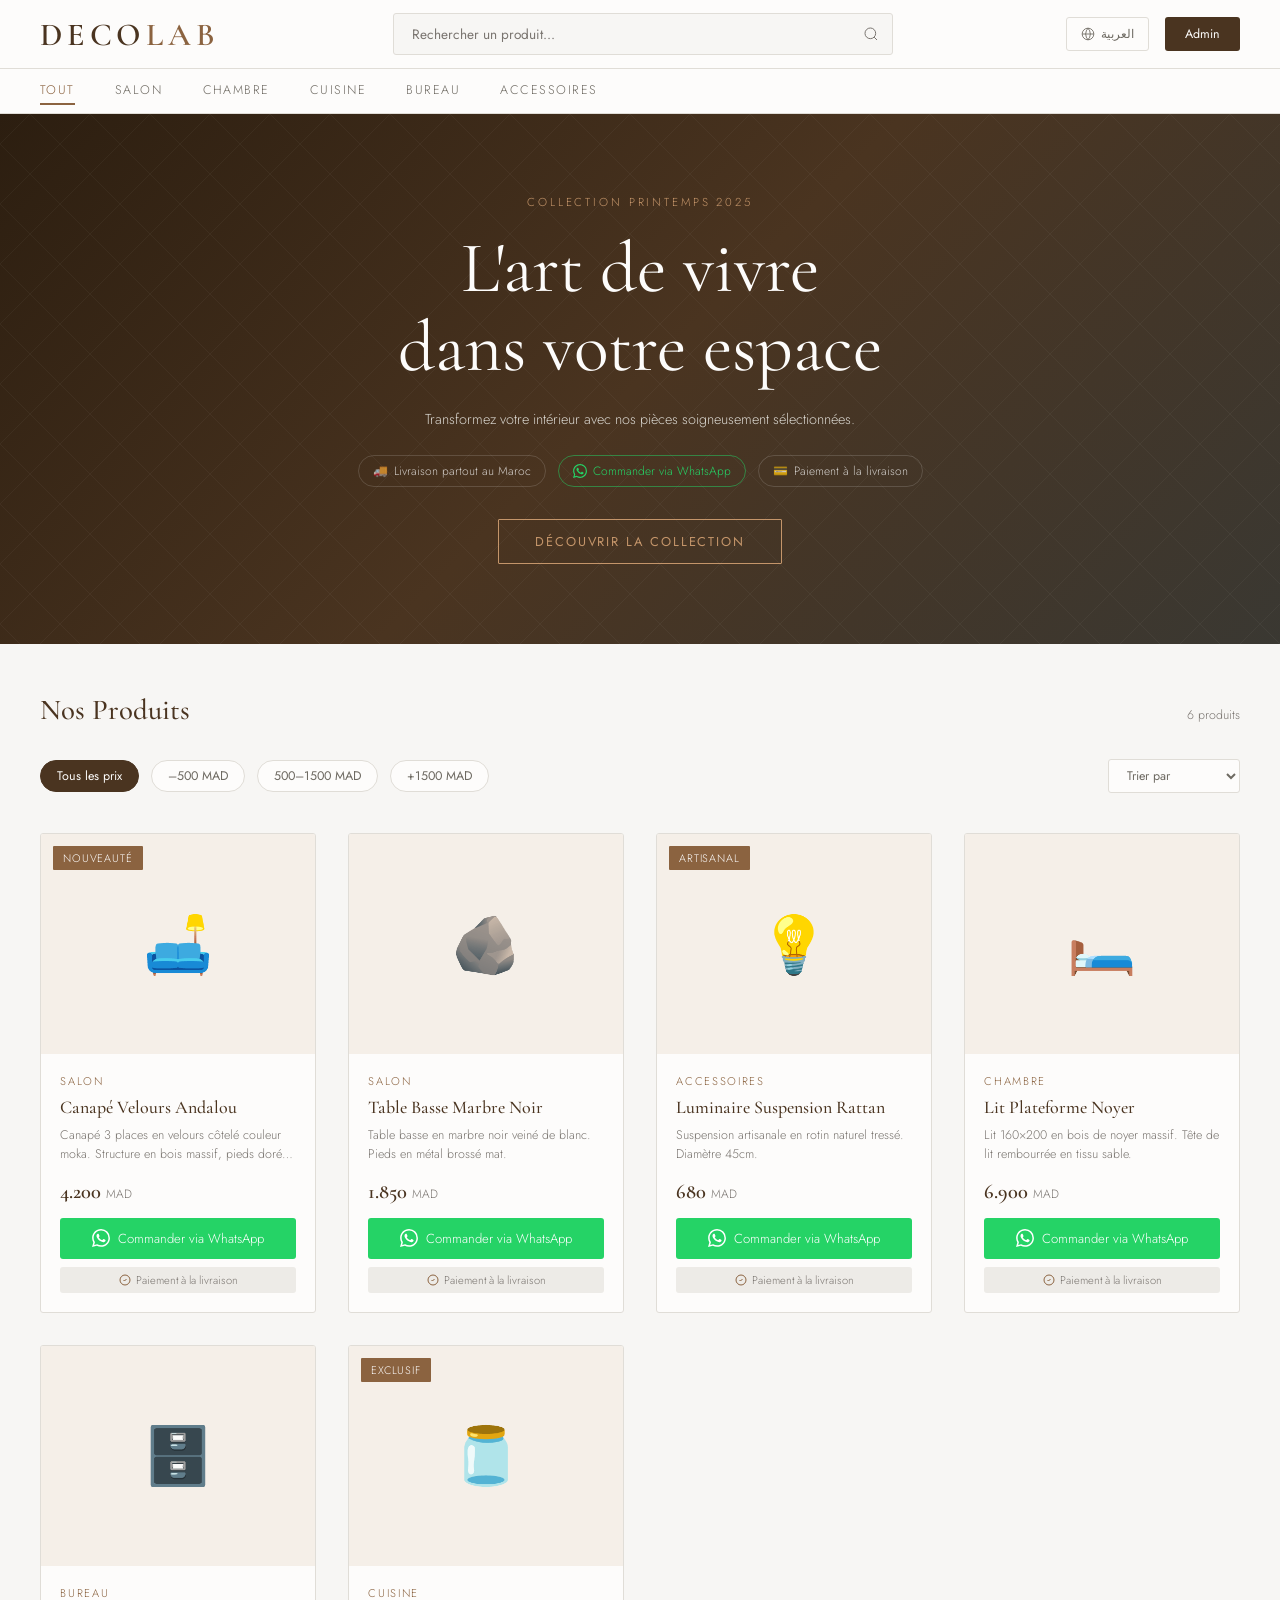
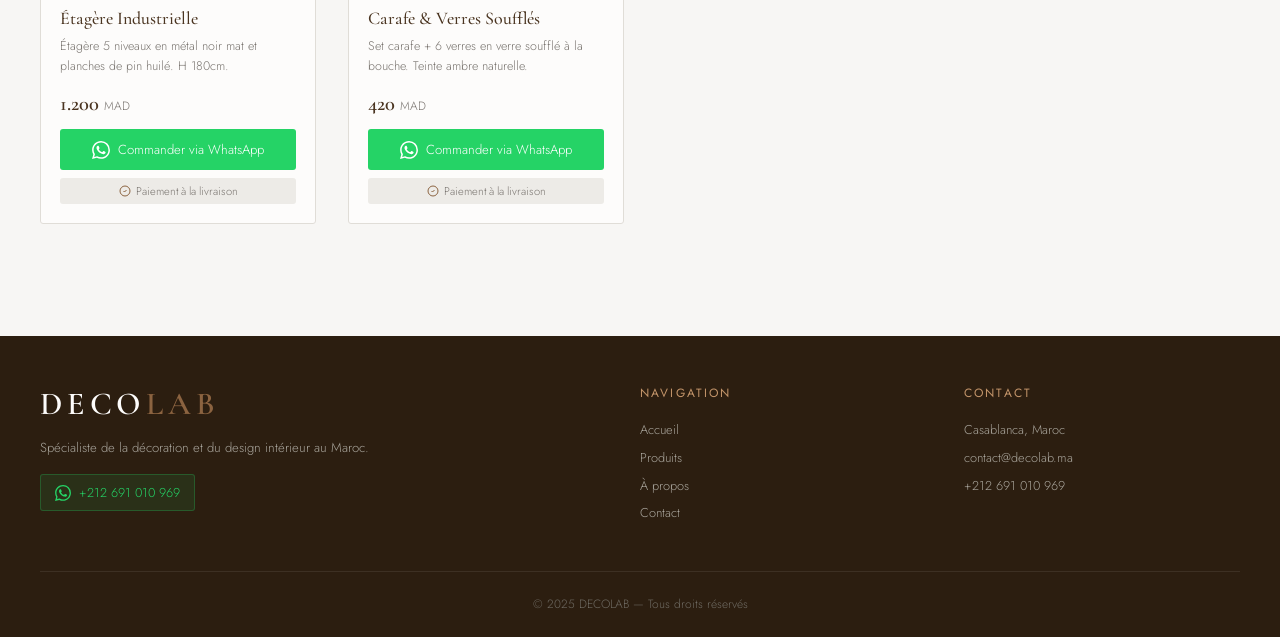
<file: index.html>
<!DOCTYPE html>
<!-- DECOLAB v5.0 — Responsive Mobile Edition -->
<html lang="fr" dir="ltr">
<head>
  <meta charset="UTF-8">
  <meta name="viewport" content="width=device-width, initial-scale=1.0, maximum-scale=1.0">
  <meta name="description" content="DECOLAB — Boutique de décoration et design intérieur au Maroc.">
  <meta name="theme-color" content="#4A3420">
  <meta name="mobile-web-app-capable" content="yes">
  <meta name="apple-mobile-web-app-capable" content="yes">
  <meta name="apple-mobile-web-app-status-bar-style" content="default">
  <title>DECOLAB — Décoration Intérieure</title>
  <link rel="preconnect" href="https://fonts.googleapis.com">
  <link rel="preconnect" href="https://fonts.gstatic.com" crossorigin>
  <link href="https://fonts.googleapis.com/css2?family=Cormorant+Garamond:wght@300;400;500;600&family=Jost:wght@300;400;500&family=Noto+Kufi+Arabic:wght@300;400;500&display=swap" rel="stylesheet">
  <script>
  (function(){
    try{
      var cfg=JSON.parse(localStorage.getItem('decolab_fb_config')||'null');
      if(cfg&&cfg.apiKey&&cfg.apiKey!=='VOTRE_API_KEY'){
        var base='https://www.gstatic.com/firebasejs/9.23.0/';
        ['firebase-app-compat.js','firebase-firestore-compat.js'].forEach(function(s){
          var el=document.createElement('script');el.src=base+s;document.head.appendChild(el);
        });
      }
    }catch(e){}
  })();
  </script>
  <link rel="stylesheet" href="assets/css/style.css">
</head>
<body>
<!-- ══════════════════════════════════════
     PRELOADER
══════════════════════════════════════ -->
<div id="preloader">
  <div class="pl-logo">DECO<span>LAB</span></div>
  <div class="pl-bar-wrap"><div class="pl-bar"></div></div>
  <div class="pl-tagline" id="pl-tag">Décoration &amp; Design Intérieur</div>
</div>


<!-- ══════════════════════════════════════
     STORE
══════════════════════════════════════ -->
<div id="store">

  <!-- HEADER -->
  <header>
    <div class="hdr">
      <div class="logo">DECO<span>LAB</span></div>
      <div class="srch">
        <input id="srch-inp" type="text" placeholder="Rechercher un produit..."
               oninput="renderProds()" autocomplete="off">
        <svg class="srch-ic" xmlns="http://www.w3.org/2000/svg" width="16" height="16"
             viewBox="0 0 24 24" fill="none" stroke="currentColor" stroke-width="1.5">
          <circle cx="11" cy="11" r="8"/><path d="m21 21-4.35-4.35"/>
        </svg>
      </div>
      <div class="hdr-act">
        <button class="lang-btn" onclick="toggleLang()">
          <svg xmlns="http://www.w3.org/2000/svg" width="14" height="14" viewBox="0 0 24 24"
               fill="none" stroke="currentColor" stroke-width="1.5">
            <circle cx="12" cy="12" r="10"/>
            <path d="M12 2a15.3 15.3 0 0 1 4 10 15.3 15.3 0 0 1-4 10 15.3 15.3 0 0 1-4-10 15.3 15.3 0 0 1 4-10z"/>
            <path d="M2 12h20"/>
          </svg>
          <span id="lang-lbl">العربية</span>
        </button>
        <button class="adm-btn" onclick="openAdmLogin()" id="adm-btn-t">Admin</button>
      </div>
    </div>
    <nav class="main-nav">
      <div class="nav-in">
        <span class="nav-lk active" onclick="fCat('all',this)"        data-fr="Tout"        data-ar="الكل">Tout</span>
        <span class="nav-lk"        onclick="fCat('salon',this)"       data-fr="Salon"       data-ar="الصالون">Salon</span>
        <span class="nav-lk"        onclick="fCat('chambre',this)"     data-fr="Chambre"     data-ar="غرفة النوم">Chambre</span>
        <span class="nav-lk"        onclick="fCat('cuisine',this)"     data-fr="Cuisine"     data-ar="المطبخ">Cuisine</span>
        <span class="nav-lk"        onclick="fCat('bureau',this)"      data-fr="Bureau"      data-ar="المكتب">Bureau</span>
        <span class="nav-lk"        onclick="fCat('accessoires',this)" data-fr="Accessoires" data-ar="الإكسسوارات">Accessoires</span>
      </div>
    </nav>
  </header>

  <!-- HERO -->
  <section class="hero">
    <div class="hero-tag" id="h-tag">Collection Printemps 2025</div>
    <h1 id="h-title">L'art de vivre<br>dans votre espace</h1>
    <p id="h-desc">Transformez votre intérieur avec nos pièces soigneusement sélectionnées — entre élégance et authenticité.</p>
    <div class="hero-pills">
      <div class="pill">🚚 <span id="h-del">Livraison partout au Maroc</span></div>
      <div class="pill wa">
        <svg viewBox="0 0 24 24" width="14" height="14" style="fill:#25D366;flex-shrink:0">
          <path d="M17.472 14.382c-.297-.149-1.758-.867-2.03-.967-.273-.099-.471-.148-.67.15-.197.297-.767.966-.94 1.164-.173.199-.347.223-.644.075-.297-.15-1.255-.463-2.39-1.475-.883-.788-1.48-1.761-1.653-2.059-.173-.297-.018-.458.13-.606.134-.133.298-.347.446-.52.149-.174.198-.298.298-.497.099-.198.05-.371-.025-.52-.075-.149-.669-1.612-.916-2.207-.242-.579-.487-.5-.669-.51-.173-.008-.371-.01-.57-.01-.198 0-.52.074-.792.372-.272.297-1.04 1.016-1.04 2.479 0 1.462 1.065 2.875 1.213 3.074.149.198 2.096 3.2 5.077 4.487.709.306 1.262.489 1.694.625.712.227 1.36.195 1.871.118.571-.085 1.758-.719 2.006-1.413.248-.694.248-1.289.173-1.413-.074-.124-.272-.198-.57-.347m-5.421 7.403h-.004a9.87 9.87 0 0 1-5.031-1.378l-.361-.214-3.741.982.998-3.648-.235-.374a9.86 9.86 0 0 1-1.51-5.26c.001-5.45 4.436-9.884 9.888-9.884 2.64 0 5.122 1.03 6.988 2.898a9.825 9.825 0 0 1 2.893 6.994c-.003 5.45-4.437 9.884-9.885 9.884m8.413-18.297A11.815 11.815 0 0 0 12.05 0C5.495 0 .16 5.335.157 11.892c0 2.096.547 4.142 1.588 5.945L.057 24l6.305-1.654a11.882 11.882 0 0 0 5.683 1.448h.005c6.554 0 11.89-5.335 11.893-11.893a11.821 11.821 0 0 0-3.48-8.413Z"/>
        </svg>
        <span id="h-wa-pill">Commander via WhatsApp</span>
      </div>
      <div class="pill">💳 <span id="h-pod">Paiement à la livraison</span></div>
    </div>
    <button class="hero-cta" id="h-cta">Découvrir la collection</button>
  </section>

  <!-- MAIN CONTENT -->
  <main>
    <div class="sec-hdr fade-in">
      <h2 class="sec-title" id="sec-title">Nos Produits</h2>
      <span class="sec-count" id="prod-cnt"></span>
    </div>
    <div class="filters fade-in">
      <button class="chip active" onclick="fPrice('all',this)"  data-fr="Tous les prix" data-ar="كل الأسعار">Tous les prix</button>
      <button class="chip"        onclick="fPrice('low',this)"  data-fr="–500 MAD"      data-ar="أقل من 500 درهم">–500 MAD</button>
      <button class="chip"        onclick="fPrice('mid',this)"  data-fr="500–1500 MAD"  data-ar="500–1500 درهم">500–1500 MAD</button>
      <button class="chip"        onclick="fPrice('high',this)" data-fr="+1500 MAD"     data-ar="+1500 درهم">+1500 MAD</button>
      <select class="srt" onchange="sortProds(this.value)" id="sort-sel">
        <option value="default">Trier par</option>
        <option value="price-asc">Prix croissant</option>
        <option value="price-desc">Prix décroissant</option>
        <option value="name">Nom A–Z</option>
      </select>
    </div>
    <div class="grid" id="prod-grid"></div>
  </main>

  <!-- FOOTER -->
  <footer>
    <div class="ftr-grid">
      <div class="ftr-brand fade-in">
        <div class="logo" style="color:var(--white);">DECO<span>LAB</span></div>
        <p id="ftr-desc">Spécialiste de la décoration et du design intérieur au Maroc.</p>
        <div class="ftr-wa">
          <svg viewBox="0 0 24 24" width="16" height="16" style="fill:#25D366;flex-shrink:0">
            <path d="M17.472 14.382c-.297-.149-1.758-.867-2.03-.967-.273-.099-.471-.148-.67.15-.197.297-.767.966-.94 1.164-.173.199-.347.223-.644.075-.297-.15-1.255-.463-2.39-1.475-.883-.788-1.48-1.761-1.653-2.059-.173-.297-.018-.458.13-.606.134-.133.298-.347.446-.52.149-.174.198-.298.298-.497.099-.198.05-.371-.025-.52-.075-.149-.669-1.612-.916-2.207-.242-.579-.487-.5-.669-.51-.173-.008-.371-.01-.57-.01-.198 0-.52.074-.792.372-.272.297-1.04 1.016-1.04 2.479 0 1.462 1.065 2.875 1.213 3.074.149.198 2.096 3.2 5.077 4.487.709.306 1.262.489 1.694.625.712.227 1.36.195 1.871.118.571-.085 1.758-.719 2.006-1.413.248-.694.248-1.289.173-1.413-.074-.124-.272-.198-.57-.347m-5.421 7.403h-.004a9.87 9.87 0 0 1-5.031-1.378l-.361-.214-3.741.982.998-3.648-.235-.374a9.86 9.86 0 0 1-1.51-5.26c.001-5.45 4.436-9.884 9.888-9.884 2.64 0 5.122 1.03 6.988 2.898a9.825 9.825 0 0 1 2.893 6.994c-.003 5.45-4.437 9.884-9.885 9.884m8.413-18.297A11.815 11.815 0 0 0 12.05 0C5.495 0 .16 5.335.157 11.892c0 2.096.547 4.142 1.588 5.945L.057 24l6.305-1.654a11.882 11.882 0 0 0 5.683 1.448h.005c6.554 0 11.89-5.335 11.893-11.893a11.821 11.821 0 0 0-3.48-8.413Z"/>
          </svg>
          <span id="ftr-wa-num">+212 691 010 969</span>
        </div>
      </div>
      <div class="ftr-col fade-in">
        <h4 id="ftr-nav-h">Navigation</h4>
        <a data-fr="Accueil"  data-ar="الرئيسية">Accueil</a>
        <a data-fr="Produits" data-ar="المنتجات">Produits</a>
        <a data-fr="À propos" data-ar="من نحن">À propos</a>
        <a data-fr="Contact"  data-ar="اتصل بنا">Contact</a>
      </div>
      <div class="ftr-col fade-in">
        <h4 id="ftr-cont-h">Contact</h4>
        <a>Casablanca, Maroc</a>
        <a>contact@decolab.ma</a>
        <a id="ftr-phone">+212 691 010 969</a>
      </div>
    </div>
    <div class="ftr-btm" id="ftr-btm">© 2025 DECOLAB — Tous droits réservés</div>
  </footer>

</div><!-- /store -->


<!-- ══════════════════════════════════════
     PRODUCT DETAIL MODAL
══════════════════════════════════════ -->
<div id="prod-modal-bg">
  <div class="prod-modal" id="prod-modal-inner"></div>
</div>


<!-- ══════════════════════════════════════
     ADMIN LOGIN OVERLAY
══════════════════════════════════════ -->
<div id="adm-login-overlay">
  <div class="login-box">
    <div class="login-logo">DECO<span>LAB</span></div>
    <div class="login-subtitle" id="login-sub">Accès sécurisé</div>
    <div class="fg">
      <label id="login-pw-lbl">Mot de passe</label>
      <input type="password" id="login-pw-inp" placeholder="••••••••">
    </div>
    <div class="login-err" id="login-err"></div>
    <button class="login-btn" id="login-btn" onclick="submitLogin()">Se connecter</button>
    <span class="login-cancel" id="login-cancel" onclick="closeAdmLogin()">Annuler</span>
  </div>
</div>


<!-- ══════════════════════════════════════
     ADMIN PANEL
══════════════════════════════════════ -->
<div id="adm">
  <aside class="adm-side">
    <div class="adm-logo">⬡ DECOLAB</div>
    <nav class="adm-nav-menu">
      <div class="adm-ni active" onclick="admSec('dashboard',this)">
        <svg viewBox="0 0 24 24" fill="none" stroke="currentColor" stroke-width="1.5">
          <rect x="3" y="3" width="7" height="7"/><rect x="14" y="3" width="7" height="7"/>
          <rect x="3" y="14" width="7" height="7"/><rect x="14" y="14" width="7" height="7"/>
        </svg>
        <span id="nav-dash">Tableau de bord</span>
      </div>
      <div class="adm-ni" onclick="admSec('products',this)">
        <svg viewBox="0 0 24 24" fill="none" stroke="currentColor" stroke-width="1.5">
          <path d="M21 16V8a2 2 0 0 0-1-1.73l-7-4a2 2 0 0 0-2 0l-7 4A2 2 0 0 0 3 8v8a2 2 0 0 0 1 1.73l7 4a2 2 0 0 0 2 0l7-4A2 2 0 0 0 21 16z"/>
        </svg>
        <span id="nav-prods">Produits</span>
      </div>
      <div class="adm-ni" onclick="admSec('database',this)">
        <svg viewBox="0 0 24 24" fill="none" stroke="currentColor" stroke-width="1.5">
          <ellipse cx="12" cy="5" rx="9" ry="3"/>
          <path d="M21 12c0 1.66-4 3-9 3s-9-1.34-9-3"/>
          <path d="M3 5v14c0 1.66 4 3 9 3s9-1.34 9-3V5"/>
        </svg>
        <span id="nav-db">Base de données</span>
      </div>
      <div class="adm-ni" onclick="admSec('firebase',this)">
        <svg viewBox="0 0 24 24" fill="none" stroke="currentColor" stroke-width="1.5">
          <path d="M12 2L2 19.7h20L12 2z"/><path d="M12 2l4.5 11.5L12 17l-4.5-3.5L12 2z"/>
        </svg>
        <span>Firebase</span>
      </div>
    </nav>
    <div class="adm-exit">
      <!-- AUTO-SAVE TOGGLE -->
      <div class="autosave-bar" id="autosave-bar" onclick="toggleAutoSave()">
        <div class="autosave-toggle" id="autosave-toggle"></div>
        <div class="autosave-bar-text">
          <strong id="autosave-label-main">Sauvegarde auto</strong>
          <span id="autosave-label-sub">Désactivée</span>
        </div>
        <span class="save-count-badge" id="save-count-badge">0</span>
      </div>
      <button class="dl-site-btn" onclick="downloadSite()" id="dl-btn">
        <svg viewBox="0 0 24 24" fill="none" stroke="currentColor" stroke-width="2">
          <path d="M21 15v4a2 2 0 0 1-2 2H5a2 2 0 0 1-2-2v-4"/>
          <polyline points="7 10 12 15 17 10"/>
          <line x1="12" y1="15" x2="12" y2="3"/>
        </svg>
        <span id="dl-btn-lbl">Télécharger le site</span>
      </button>
      <button onclick="closeAdm()" id="exit-btn">← Retour au store</button>
    </div>
  </aside>

  <div class="adm-main">
    <div class="adm-top">
      <h2 id="adm-top-title">Tableau de bord</h2>
      <button class="lang-btn" onclick="toggleLang()">
        <span id="adm-lang-lbl">العربية</span>
      </button>
    </div>

    <div class="adm-cnt">

      <!-- WA Number Bar -->
      <div class="wa-bar">
        <div class="wa-bar-lbl">
          <svg viewBox="0 0 24 24" width="20" height="20" style="fill:#25D366">
            <path d="M17.472 14.382c-.297-.149-1.758-.867-2.03-.967-.273-.099-.471-.148-.67.15-.197.297-.767.966-.94 1.164-.173.199-.347.223-.644.075-.297-.15-1.255-.463-2.39-1.475-.883-.788-1.48-1.761-1.653-2.059-.173-.297-.018-.458.13-.606.134-.133.298-.347.446-.52.149-.174.198-.298.298-.497.099-.198.05-.371-.025-.52-.075-.149-.669-1.612-.916-2.207-.242-.579-.487-.5-.669-.51-.173-.008-.371-.01-.57-.01-.198 0-.52.074-.792.372-.272.297-1.04 1.016-1.04 2.479 0 1.462 1.065 2.875 1.213 3.074.149.198 2.096 3.2 5.077 4.487.709.306 1.262.489 1.694.625.712.227 1.36.195 1.871.118.571-.085 1.758-.719 2.006-1.413.248-.694.248-1.289.173-1.413-.074-.124-.272-.198-.57-.347m-5.421 7.403h-.004a9.87 9.87 0 0 1-5.031-1.378l-.361-.214-3.741.982.998-3.648-.235-.374a9.86 9.86 0 0 1-1.51-5.26c.001-5.45 4.436-9.884 9.888-9.884 2.64 0 5.122 1.03 6.988 2.898a9.825 9.825 0 0 1 2.893 6.994c-.003 5.45-4.437 9.884-9.885 9.884m8.413-18.297A11.815 11.815 0 0 0 12.05 0C5.495 0 .16 5.335.157 11.892c0 2.096.547 4.142 1.588 5.945L.057 24l6.305-1.654a11.882 11.882 0 0 0 5.683 1.448h.005c6.554 0 11.89-5.335 11.893-11.893a11.821 11.821 0 0 0-3.48-8.413Z"/>
          </svg>
          <span id="wa-bar-lbl-t">WhatsApp Business</span>
        </div>
        <input type="tel" id="wa-inp" value="+212691010969" placeholder="+212 6 00 00 00 00">
        <button class="wa-bar-sv" onclick="saveWa()" id="wa-sv-t">Enregistrer</button>
        <div class="wa-bar-st"><div class="wa-dot"></div><span id="wa-st-t">Actif</span></div>
        <span id="db-status-badge" style="padding:4px 10px;border-radius:20px;font-size:.72rem;margin-left:auto">⚠️ Mode démo</span>
      </div>

      <!-- DASHBOARD -->
      <div id="sec-dash">
        <div class="stats">
          <div class="st"><div class="st-lbl" id="st-p-lbl">Produits</div><div class="st-val" id="st-p-val">0</div><div class="st-sub" id="st-p-sub">en catalogue</div></div>
          <div class="st"><div class="st-lbl" id="st-c-lbl">Catégories</div><div class="st-val">5</div><div class="st-sub" id="st-c-sub">actives</div></div>
          <div class="st"><div class="st-lbl" id="st-l-lbl">Langues</div><div class="st-val">2</div><div class="st-sub">FR / AR</div></div>
          <div class="st wa-st"><div class="st-lbl">WhatsApp</div><div class="st-val" id="st-wa-val">+212691010969</div><div class="st-sub" id="st-wa-sub">Paiement à la livraison</div></div>
        </div>
        <div class="adm-sh">
          <h3 id="recent-t">Produits récents</h3>
          <button class="btn-add" onclick="admSec('products',document.querySelectorAll('.adm-ni')[1]);openAddModal()" id="dash-add-t">+ Ajouter</button>
        </div>
        <div id="dash-recent"></div>
      </div>

      <!-- PRODUCTS -->
      <div id="sec-prods" style="display:none;">
        <div class="adm-sh">
          <h3 id="manage-t">Gestion des produits</h3>
          <button class="btn-add" onclick="openAddModal()" id="add-btn-t">+ Ajouter un produit</button>
        </div>
        <table class="atbl">
          <thead><tr>
            <th id="th-img">Image</th>
            <th id="th-nm">Nom</th>
            <th id="th-ct">Catégorie</th>
            <th id="th-pr">Prix</th>
            <th id="th-wa">WhatsApp</th>
            <th id="th-ac">Actions</th>
          </tr></thead>
          <tbody id="adm-tbody"></tbody>
        </table>
      </div>

      <!-- DATABASE SECTION -->
      <div id="sec-db" style="display:none;">
        <!-- IO bar -->
        <div class="db-io-bar">
          <span id="db-io-label">Base de données locale — IndexedDB</span>
          <button class="db-io-btn export" onclick="dbExportJSON()">
            <svg viewBox="0 0 24 24" fill="none" stroke="currentColor" stroke-width="2"><path d="M21 15v4a2 2 0 0 1-2 2H5a2 2 0 0 1-2-2v-4"/><polyline points="7 10 12 15 17 10"/><line x1="12" y1="15" x2="12" y2="3"/></svg>
            <span id="db-export-lbl">Exporter JSON</span>
          </button>
          <label class="db-io-btn import-btn" style="cursor:pointer;">
            <svg viewBox="0 0 24 24" fill="none" stroke="currentColor" stroke-width="2"><path d="M21 15v4a2 2 0 0 1-2 2H5a2 2 0 0 1-2-2v-4"/><polyline points="17 8 12 3 7 8"/><line x1="12" y1="3" x2="12" y2="15"/></svg>
            <span id="db-import-lbl">Importer JSON</span>
            <input type="file" accept=".json" style="display:none" onchange="dbImportJSON(this)">
          </label>
        </div>
        <!-- Stats chips -->
        <div class="db-stats-row" id="db-stats-row"></div>
        <!-- Topbar: search + filter + add -->
        <div class="db-topbar">
          <div class="db-search-wrap">
            <input type="text" id="db-search" placeholder="Rechercher dans la base..." oninput="dbRender()">
            <select class="db-filter-sel" id="db-filter-cat" onchange="dbRender()">
              <option value="all">Toutes catégories</option>
              <option value="salon">Salon / الصالون</option>
              <option value="chambre">Chambre / غرفة النوم</option>
              <option value="cuisine">Cuisine / المطبخ</option>
              <option value="bureau">Bureau / المكتب</option>
              <option value="accessoires">Accessoires / الإكسسوارات</option>
            </select>
          </div>
          <button class="btn-add" onclick="admSec('products',document.querySelectorAll('.adm-ni')[1]);openAddModal()" id="db-add-btn">+ Ajouter</button>
        </div>
        <!-- Table -->
        <div class="db-table-wrap">
          <table class="db-table">
            <thead>
              <tr>
                <th onclick="dbSort('img')"  style="width:60px" id="dbth-img">Image</th>
                <th onclick="dbSort('id')"   id="dbth-id">ID <span class="sort-arrow" id="dbarr-id"></span></th>
                <th onclick="dbSort('nfr')"  id="dbth-name">Nom <span class="sort-arrow" id="dbarr-nfr"></span></th>
                <th onclick="dbSort('cat')"  id="dbth-cat">Catégorie <span class="sort-arrow" id="dbarr-cat"></span></th>
                <th onclick="dbSort('price')" id="dbth-price">Prix <span class="sort-arrow" id="dbarr-price"></span></th>
                <th onclick="dbSort('date')" id="dbth-date">Ajouté le <span class="sort-arrow" id="dbarr-date"></span></th>
                <th id="dbth-act">Actions</th>
              </tr>
            </thead>
            <tbody id="db-tbody"></tbody>
          </table>
        </div>
      </div>

    </div>

      <!-- FIREBASE CONFIG SECTION - AUTO CONNECT -->
      <div id="sec-fb" style="display:none;">
        <div style="max-width:640px;margin:0 auto;">

          <!-- Header banner -->
          <div style="background:linear-gradient(135deg,#FF6B35 0%,#FFA559 100%);border-radius:10px;padding:1.5rem 2rem;margin-bottom:1.5rem;color:#fff;display:flex;align-items:center;gap:1.5rem;">
            <svg viewBox="0 0 24 24" width="44" height="44" style="fill:#fff;flex-shrink:0;filter:drop-shadow(0 2px 4px rgba(0,0,0,.2))">
              <path d="M12 2L2 19.7h20L12 2z"/><path opacity=".5" d="M12 2l4.5 11.5L12 17l-4.5-3.5L12 2z"/>
            </svg>
            <div style="flex:1">
              <div style="font-family:var(--font-d);font-size:1.5rem;font-weight:500;margin-bottom:.3rem" id="fb-config-title">Configuration Firebase</div>
              <div style="font-size:.82rem;opacity:.9" id="fb-config-desc">Collez votre bloc firebaseConfig — connexion automatique sans rechargement</div>
            </div>
            <!-- Status pill -->
            <div id="fb-status-pill" style="padding:6px 14px;border-radius:20px;font-size:.75rem;font-weight:500;background:rgba(0,0,0,.2);color:#fff;white-space:nowrap;flex-shrink:0">
              ⚫ Non connecté
            </div>
          </div>

          <!-- STEP 1: Paste block -->
          <div style="background:var(--white);border:1px solid var(--border);border-radius:8px;overflow:hidden;margin-bottom:1rem;">
            <div style="padding:1rem 1.5rem;border-bottom:1px solid var(--border);display:flex;align-items:center;gap:.75rem;">
              <span style="width:26px;height:26px;background:#FF6B35;color:#fff;border-radius:50%;display:flex;align-items:center;justify-content:center;font-size:.78rem;font-weight:600;flex-shrink:0">1</span>
              <div>
                <div style="font-size:.88rem;font-weight:500;color:var(--brown-800)">Collez votre bloc <code style="background:var(--gray-100);padding:2px 6px;border-radius:3px;font-size:.82rem">firebaseConfig</code></div>
                <div style="font-size:.75rem;color:var(--muted);margin-top:2px">Copiez tout le bloc depuis Firebase Console → Paramètres → Vos applications</div>
              </div>
            </div>
            <div style="padding:1.2rem 1.5rem;">
              <textarea id="fb-paste-area"
                style="width:100%;height:180px;padding:12px;border:1.5px solid var(--border);border-radius:6px;font-family:monospace;font-size:.78rem;color:var(--text);background:var(--gray-50);resize:vertical;outline:none;transition:border-color .2s;line-height:1.6"
                placeholder='Collez ici votre firebaseConfig, par exemple :

const firebaseConfig = {
  apiKey: "AIzaSy...",
  authDomain: "mon-projet.firebaseapp.com",
  projectId: "mon-projet-id",
  storageBucket: "mon-projet.appspot.com",
  messagingSenderId: "123456789",
  appId: "1:123456789:web:abc..."
};'
                oninput="onFbPasteChange()"
                onfocus="this.style.borderColor='#FF6B35'"
                onblur="this.style.borderColor='var(--border)'"
              ></textarea>
              <!-- Parse preview -->
              <div id="fb-parse-result" style="margin-top:.75rem;display:none;padding:.75rem 1rem;border-radius:6px;font-size:.78rem;line-height:1.7"></div>
            </div>
          </div>

          <!-- STEP 2: OR manual fields (collapsible) -->
          <div style="background:var(--white);border:1px solid var(--border);border-radius:8px;overflow:hidden;margin-bottom:1rem;">
            <div style="padding:1rem 1.5rem;display:flex;align-items:center;gap:.75rem;cursor:pointer" onclick="toggleFbManual()">
              <span style="width:26px;height:26px;background:var(--gray-200);color:var(--gray-600);border-radius:50%;display:flex;align-items:center;justify-content:center;font-size:.78rem;font-weight:600;flex-shrink:0">2</span>
              <div style="flex:1">
                <div style="font-size:.88rem;font-weight:500;color:var(--brown-800)">Ou saisir les clés manuellement</div>
                <div style="font-size:.75rem;color:var(--muted);margin-top:2px">Alternative si vous n'avez que les valeurs séparées</div>
              </div>
              <svg id="fb-manual-arrow" viewBox="0 0 24 24" fill="none" stroke="var(--muted)" stroke-width="2" width="18" height="18" style="transition:transform .2s"><polyline points="6 9 12 15 18 9"/></svg>
            </div>
            <div id="fb-manual-fields" style="display:none;padding:0 1.5rem 1.5rem;border-top:1px solid var(--border)">
              <div style="display:grid;gap:.85rem;margin-top:1rem;">
                <div class="fg"><label>API Key</label><input id="fb-api-key" placeholder="AIzaSy..." oninput="onFbFieldChange()"></div>
                <div class="fg"><label>Auth Domain</label><input id="fb-auth-domain" placeholder="mon-projet.firebaseapp.com" oninput="onFbFieldChange()"></div>
                <div class="fg"><label>Project ID</label><input id="fb-project-id" placeholder="mon-projet" oninput="onFbFieldChange()"></div>
                <div class="fg"><label>Storage Bucket</label><input id="fb-storage" placeholder="mon-projet.appspot.com" oninput="onFbFieldChange()"></div>
                <div class="fg"><label>Messaging Sender ID</label><input id="fb-sender-id" placeholder="123456789" oninput="onFbFieldChange()"></div>
                <div class="fg"><label>App ID</label><input id="fb-app-id" placeholder="1:123:web:abc..." oninput="onFbFieldChange()"></div>
              </div>
            </div>
          </div>

          <!-- CONNECT BUTTON -->
          <div style="display:flex;gap:1rem;align-items:center;margin-bottom:1rem;">
            <button id="fb-connect-btn" onclick="connectFirebaseNow()"
              style="padding:12px 28px;background:#FF6B35;color:#fff;border:none;border-radius:6px;font-family:inherit;font-size:.9rem;font-weight:500;cursor:pointer;display:flex;align-items:center;gap:8px;transition:all .2s;flex-shrink:0">
              <svg viewBox="0 0 24 24" width="18" height="18" style="fill:#fff"><path d="M12 2L2 19.7h20L12 2z"/><path opacity=".5" d="M12 2l4.5 11.5L12 17l-4.5-3.5L12 2z"/></svg>
              <span id="fb-connect-btn-lbl">Connecter Firebase</span>
            </button>
            <button onclick="disconnectFirebase()"
              style="padding:10px 18px;background:var(--white);border:1px solid var(--border);color:var(--muted);border-radius:6px;font-family:inherit;font-size:.82rem;cursor:pointer;transition:all .2s">
              Déconnecter
            </button>
            <a href="https://console.firebase.google.com" target="_blank"
              style="font-size:.8rem;color:var(--accent);text-decoration:none;margin-left:auto">
              Ouvrir Console Firebase ↗
            </a>
          </div>

          <!-- CONNECTION STATUS CARD -->
          <div id="fb-connection-card" style="display:none;padding:1.2rem 1.5rem;border-radius:8px;border:1px solid var(--border);margin-bottom:1rem;">
            <div style="display:flex;align-items:center;gap:.75rem;margin-bottom:.75rem;">
              <div id="fb-card-icon" style="font-size:1.5rem">⏳</div>
              <div>
                <div id="fb-card-title" style="font-size:.9rem;font-weight:500;color:var(--brown-800)">Connexion en cours...</div>
                <div id="fb-card-sub" style="font-size:.75rem;color:var(--muted);margin-top:2px"></div>
              </div>
            </div>
            <div id="fb-progress-wrap" style="height:4px;background:var(--gray-100);border-radius:4px;overflow:hidden;margin-bottom:.75rem;">
              <div id="fb-progress-bar" style="height:100%;width:0%;background:#FF6B35;border-radius:4px;transition:width .4s ease"></div>
            </div>
            <div id="fb-log" style="font-size:.72rem;color:var(--muted);font-family:monospace;line-height:1.8"></div>
          </div>

          <!-- SUCCESS STATS -->
          <div id="fb-success-stats" style="display:none;padding:1.2rem 1.5rem;border-radius:8px;background:rgba(37,211,102,.05);border:1px solid rgba(37,211,102,.2);margin-bottom:1rem;">
            <div style="display:flex;align-items:center;gap:.75rem;margin-bottom:1rem;">
              <span style="font-size:1.5rem">🔥</span>
              <div>
                <div style="font-size:.9rem;font-weight:500;color:var(--brown-800)" id="fb-success-title">Firebase connecté avec succès !</div>
                <div style="font-size:.75rem;color:var(--muted)" id="fb-success-project"></div>
              </div>
            </div>
            <div style="display:grid;grid-template-columns:repeat(3,1fr);gap:.75rem;" id="fb-stats-grid"></div>
          </div>

          <!-- GUIDE RAPIDE -->
          <div style="background:var(--brown-50);border-radius:8px;padding:1.2rem 1.5rem;font-size:.78rem;color:var(--muted);line-height:2;">
            <div style="font-weight:500;color:var(--brown-800);margin-bottom:.5rem">📋 Comment obtenir votre firebaseConfig :</div>
            <div>1. Allez sur <a href="https://console.firebase.google.com" target="_blank" style="color:var(--accent)">console.firebase.google.com</a></div>
            <div>2. Créez un projet ou sélectionnez un projet existant</div>
            <div>3. Activez <strong>Firestore Database</strong> → Build → Firestore → Créer la base (mode test)</div>
            <div>4. Paramètres du projet (⚙️) → Vos applications → Ajouter une app Web</div>
            <div>5. Copiez le bloc <code style="background:var(--gray-100);padding:1px 4px;border-radius:2px">firebaseConfig = { ... }</code> et collez-le ci-dessus</div>
          </div>

        </div>
      </div>


    </div>
  </div>
</div><!-- /admin -->

<!-- DB RECORD DRAWER -->
<div id="db-drawer-bg">
  <div class="db-drawer">
    <div class="db-drawer-hdr">
      <h3 id="db-drawer-title">Détail du produit</h3>
      <button class="db-drawer-close" onclick="closeDbDrawer()">✕</button>
    </div>
    <div class="db-drawer-body" id="db-drawer-body"></div>
    <div class="db-drawer-ftr" id="db-drawer-ftr"></div>
  </div>
</div>


<!-- ══════════════════════════════════════
     PRODUCT FORM MODAL
══════════════════════════════════════ -->
<div class="mbg" id="mbg">
  <div class="modal">
    <div class="mhdr">
      <h3 id="modal-title">Ajouter un produit</h3>
      <button class="mclose" onclick="closeModal()">✕</button>
    </div>
    <div class="mbody">
      <div class="ftabs">
        <button class="ftab active" onclick="swTab('fr',this)">🇫🇷 Français</button>
        <button class="ftab"        onclick="swTab('ar',this)">🇲🇦 العربية</button>
        <button class="ftab"        onclick="swTab('common',this)" id="tab-gen">⚙ Général</button>
      </div>

      <!-- FR -->
      <div class="lform show" id="lf-fr">
        <div class="fgrid">
          <div class="fg full">
            <label>Nom du produit (FR)</label>
            <input id="f-nfr" placeholder="Ex: Canapé Andalou">
          </div>
          <div class="fg full">
            <label>Description (FR)</label>
            <textarea id="f-dfr" placeholder="Description détaillée en français..."></textarea>
          </div>
        </div>
      </div>

      <!-- AR -->
      <div class="lform" id="lf-ar" style="direction:rtl;">
        <div class="fgrid">
          <div class="fg full">
            <label style="font-family:var(--font-ar)">اسم المنتج (AR)</label>
            <input id="f-nar" style="font-family:var(--font-ar)" placeholder="مثال: أريكة الأندلس">
          </div>
          <div class="fg full">
            <label style="font-family:var(--font-ar)">الوصف (AR)</label>
            <textarea id="f-dar" style="font-family:var(--font-ar)" placeholder="وصف تفصيلي..."></textarea>
          </div>
        </div>
      </div>

      <!-- COMMON -->
      <div class="lform" id="lf-common">
        <div class="fgrid">
          <div class="fg">
            <label id="lbl-pr">Prix (MAD)</label>
            <input type="number" id="f-price" placeholder="850" min="0">
          </div>
          <div class="fg">
            <label id="lbl-ct">Catégorie</label>
            <select id="f-cat">
              <option value="salon">Salon / الصالون</option>
              <option value="chambre">Chambre / غرفة النوم</option>
              <option value="cuisine">Cuisine / المطبخ</option>
              <option value="bureau">Bureau / المكتب</option>
              <option value="accessoires">Accessoires / الإكسسوارات</option>
            </select>
          </div>
          <div class="fg">
            <label id="lbl-bd">Badge promo</label>
            <input id="f-badge" placeholder="Nouveauté / جديد">
          </div>
          <div class="fg">
            <label id="lbl-em">Icône emoji</label>
            <input id="f-emoji" maxlength="4" placeholder="🛋️">
          </div>
          <hr class="fdiv">
          <div class="fg full">
            <label id="lbl-im">Images produit</label>
            <div class="img-drop" onclick="document.getElementById('img-inp').click()">
              <svg xmlns="http://www.w3.org/2000/svg" width="28" height="28" viewBox="0 0 24 24"
                   fill="none" stroke="var(--brown-400)" stroke-width="1.2">
                <path d="M21 15v4a2 2 0 0 1-2 2H5a2 2 0 0 1-2-2v-4"/>
                <polyline points="17 8 12 3 7 8"/>
                <line x1="12" y1="3" x2="12" y2="15"/>
              </svg>
              <p id="upl-hint">Cliquez pour ajouter des images</p>
            </div>
            <input type="file" id="img-inp" accept="image/*" multiple
                   style="display:none" onchange="prevImgs(this)">
            <div class="img-prev" id="img-prev"></div>
          </div>
        </div>
      </div>

    </div>
    <div class="mftr">
      <button class="btn-cx" onclick="closeModal()" id="btn-cx">Annuler</button>
      <button class="btn-sv" onclick="saveProduct()" id="btn-sv">Enregistrer</button>
    </div>
  </div>
</div>


<!-- DOWNLOAD OVERLAY -->
<div id="dl-overlay">
  <div class="dl-box">
    <div class="dl-box-icon">
      <svg viewBox="0 0 24 24" fill="none" stroke="currentColor" stroke-width="1.5">
        <path d="M21 15v4a2 2 0 0 1-2 2H5a2 2 0 0 1-2-2v-4"/>
        <polyline points="7 10 12 15 17 10"/>
        <line x1="12" y1="15" x2="12" y2="3"/>
      </svg>
    </div>
    <h3 id="dl-title">Préparation du site...</h3>
    <p id="dl-desc">Intégration des produits et des images en cours.</p>
    <div class="dl-progress-wrap"><div class="dl-progress-bar" id="dl-bar"></div></div>
    <div class="dl-status" id="dl-status">0%</div>
  </div>
</div>

<!-- AUTO-SAVE STATUS -->
<div class="autosave-status" id="autosave-status">
  <div class="autosave-spin" id="autosave-spin"></div>
  <span class="autosave-ok" id="autosave-ok" style="display:none">💾</span>
  <div class="autosave-info">
    <strong id="autosave-msg">Sauvegarde en cours...</strong>
    <small id="autosave-time"></small>
  </div>
</div>

<!-- TOAST -->
<div class="toast" id="toast"></div>

<!-- SCROLL TOP -->
<button class="scroll-top" onclick="scrollTop()" title="Haut de page">
  <svg xmlns="http://www.w3.org/2000/svg" width="18" height="18" viewBox="0 0 24 24"
       fill="none" stroke="currentColor" stroke-width="2">
    <path d="M18 15l-6-6-6 6"/>
  </svg>
</button>


<!-- Scripts -->
<!-- fflate ZIP library -->
<script src="assets/js/app.js"></script>
</body>
</html>
</file>
<file: assets/css/style.css>
/* ═══════════════════════════════════════
   DECOLAB — Main Stylesheet
   ═══════════════════════════════════════ */
:root {
  --gray-50:  #F7F6F4;
  --gray-100: #EDEBE7;
  --gray-200: #D8D5CE;
  --gray-400: #A8A49B;
  --gray-600: #6E6A62;
  --gray-800: #3A3832;
  --gray-900: #1E1C18;
  --brown-50:  #F5EFE8;
  --brown-100: #E8D9C5;
  --brown-200: #D4B896;
  --brown-400: #B08B5E;
  --brown-600: #7A5C35;
  --brown-800: #4A3420;
  --brown-900: #2C1E10;
  --accent:       #8B6340;
  --accent-light: #C4956A;
  --white:  #FDFCFB;
  --text:   #2C2820;
  --muted:  #7A7570;
  --border: #E0DDD7;
  --wa:      #25D366;
  --wa-dark: #1ebe5d;
  --shadow: 0 8px 32px rgba(44,30,16,.12);
  --shadow-lg: 0 20px 60px rgba(44,30,16,.2);
  --font-d:  'Cormorant Garamond', serif;
  --font-b:  'Jost', sans-serif;
  --font-ar: 'Noto Kufi Arabic', sans-serif;
  --radius:  3px;
  --transition: .25s cubic-bezier(.4,0,.2,1);
}

* { margin: 0; padding: 0; box-sizing: border-box; }

html { scroll-behavior: smooth; }

body {
  background: var(--gray-50);
  color: var(--text);
  font-family: var(--font-b);
  font-weight: 300;
  min-height: 100vh;
  overflow-x: hidden;
}
body.ar { font-family: var(--font-ar); direction: rtl; }

/* ─── PRELOADER ─── */
#preloader {
  position: fixed;
  inset: 0;
  background: var(--brown-900);
  z-index: 9999;
  display: flex;
  flex-direction: column;
  align-items: center;
  justify-content: center;
  gap: 2rem;
  transition: opacity .6s ease, visibility .6s ease;
}
#preloader.hidden { opacity: 0; visibility: hidden; pointer-events: none; }

.pl-logo {
  font-family: var(--font-d);
  font-size: 3rem;
  font-weight: 600;
  color: var(--white);
  letter-spacing: .2em;
  opacity: 0;
  transform: translateY(20px);
  animation: plLogoIn .8s .2s forwards;
}
.pl-logo span { color: var(--accent-light); }
body.ar .pl-logo { font-family: var(--font-ar); letter-spacing: .05em; }

@keyframes plLogoIn {
  to { opacity: 1; transform: translateY(0); }
}

.pl-bar-wrap {
  width: 160px;
  height: 2px;
  background: rgba(255,255,255,.1);
  border-radius: 2px;
  overflow: hidden;
}
.pl-bar {
  height: 100%;
  width: 0;
  background: linear-gradient(90deg, var(--accent-light), var(--wa));
  animation: plBar 1s .2s forwards;
}
@keyframes plBar {
  0%   { width: 0; }
  70%  { width: 85%; }
  100% { width: 100%; }
}

.pl-tagline {
  font-size: .75rem;
  letter-spacing: .25em;
  text-transform: uppercase;
  color: rgba(255,255,255,.4);
  opacity: 0;
  animation: plFade .8s .6s forwards;
}
@keyframes plFade { to { opacity: 1; } }

/* ─── PAGE ENTRY ANIMATIONS ─── */
.fade-in {
  opacity: 0;
  transform: translateY(28px);
  transition: opacity .6s var(--transition), transform .6s var(--transition);
}
.fade-in.visible { opacity: 1; transform: translateY(0); }

/* ─── HEADER ─── */
header {
  background: var(--white);
  border-bottom: 1px solid var(--border);
  position: sticky;
  top: 0;
  z-index: 200;
  transition: box-shadow var(--transition);
}
header.scrolled { box-shadow: 0 2px 20px rgba(44,30,16,.08); }

.hdr {
  display: flex;
  align-items: center;
  justify-content: space-between;
  padding: 0 2.5rem;
  height: 68px;
  gap: 2rem;
}
.logo {
  font-family: var(--font-d);
  font-size: 2rem;
  font-weight: 600;
  color: var(--brown-800);
  letter-spacing: .15em;
  user-select: none;
  flex-shrink: 0;
}
.logo span { color: var(--accent); }
body.ar .logo { font-family: var(--font-ar); letter-spacing: .05em; }

.srch {
  flex: 1;
  max-width: 500px;
  position: relative;
}
.srch input {
  width: 100%;
  padding: 10px 44px 10px 18px;
  border: 1.5px solid var(--border);
  border-radius: var(--radius);
  background: var(--gray-50);
  font-family: inherit;
  font-size: .85rem;
  color: var(--text);
  outline: none;
  transition: border-color var(--transition), box-shadow var(--transition);
}
body.ar .srch input { padding: 10px 18px 10px 44px; }
.srch input:focus { border-color: var(--accent); box-shadow: 0 0 0 3px rgba(139,99,64,.08); }
.srch input::placeholder { color: var(--muted); }
.srch-ic {
  position: absolute;
  right: 14px;
  top: 50%;
  transform: translateY(-50%);
  color: var(--muted);
  pointer-events: none;
  transition: color var(--transition);
}
body.ar .srch-ic { right: auto; left: 14px; }
.srch input:focus + .srch-ic { color: var(--accent); }

.hdr-act { display: flex; align-items: center; gap: 1rem; }

.lang-btn {
  display: flex;
  align-items: center;
  gap: 6px;
  padding: 7px 14px;
  border: 1.5px solid var(--border);
  border-radius: var(--radius);
  background: none;
  font-family: inherit;
  font-size: .78rem;
  color: var(--gray-600);
  cursor: pointer;
  transition: all var(--transition);
}
.lang-btn:hover { border-color: var(--accent); color: var(--accent); }

.adm-btn {
  padding: 8px 20px;
  background: var(--brown-800);
  color: var(--white);
  border: none;
  border-radius: var(--radius);
  font-family: inherit;
  font-size: .78rem;
  cursor: pointer;
  transition: background var(--transition), transform var(--transition);
}
.adm-btn:hover { background: var(--accent); transform: translateY(-1px); }

/* ─── NAV ─── */
nav.main-nav {
  border-top: 1px solid var(--border);
  background: var(--white);
}
.nav-in {
  display: flex;
  align-items: center;
  padding: 0 2.5rem;
  gap: 2.5rem;
  height: 44px;
  overflow-x: auto;
}
.nav-in::-webkit-scrollbar { display: none; }
.nav-lk {
  font-size: .78rem;
  letter-spacing: .12em;
  text-transform: uppercase;
  color: var(--gray-600);
  cursor: pointer;
  white-space: nowrap;
  padding: 4px 0;
  border-bottom: 2px solid transparent;
  transition: all var(--transition);
  position: relative;
}
body.ar .nav-lk { letter-spacing: 0; text-transform: none; }
.nav-lk::after {
  content: '';
  position: absolute;
  bottom: -2px;
  left: 0;
  right: 0;
  height: 2px;
  background: var(--accent);
  transform: scaleX(0);
  transition: transform var(--transition);
}
.nav-lk:hover { color: var(--accent); }
.nav-lk:hover::after, .nav-lk.active::after { transform: scaleX(1); }
.nav-lk.active { color: var(--accent); }

/* ─── HERO ─── */
.hero {
  background: linear-gradient(135deg, var(--brown-900) 0%, var(--brown-800) 50%, var(--gray-800) 100%);
  color: var(--white);
  padding: 5rem 2.5rem;
  text-align: center;
  position: relative;
  overflow: hidden;
}
.hero::before {
  content: '';
  position: absolute;
  inset: 0;
  background: url("data:image/svg+xml,%3Csvg width='60' height='60' xmlns='http://www.w3.org/2000/svg'%3E%3Cpath d='M30 0 L60 30 L30 60 L0 30Z' fill='none' stroke='rgba(255,255,255,0.04)' stroke-width='1'/%3E%3C/svg%3E");
  animation: heroPattern 20s linear infinite;
}
@keyframes heroPattern {
  from { background-position: 0 0; }
  to   { background-position: 120px 120px; }
}
.hero > * { position: relative; }

.hero-tag {
  font-size: .72rem;
  letter-spacing: .25em;
  text-transform: uppercase;
  color: var(--accent-light);
  margin-bottom: 1.2rem;
  opacity: 0;
  animation: heroFadeUp .7s .2s forwards;
}
body.ar .hero-tag { letter-spacing: .05em; text-transform: none; }

.hero h1 {
  font-family: var(--font-d);
  font-size: clamp(2.5rem, 6vw, 4.5rem);
  font-weight: 400;
  line-height: 1.1;
  margin-bottom: 1.2rem;
  opacity: 0;
  animation: heroFadeUp .7s .4s forwards;
}
body.ar .hero h1 { font-family: var(--font-ar); font-size: clamp(2rem, 5vw, 3.5rem); }

.hero p {
  font-size: .9rem;
  color: var(--gray-200);
  max-width: 480px;
  margin: 0 auto 1.5rem;
  line-height: 1.7;
  opacity: 0;
  animation: heroFadeUp .7s .55s forwards;
}

.hero-pills {
  display: flex;
  justify-content: center;
  gap: .75rem;
  flex-wrap: wrap;
  margin-bottom: 2rem;
  opacity: 0;
  animation: heroFadeUp .7s .7s forwards;
}
.pill {
  display: flex;
  align-items: center;
  gap: 6px;
  padding: 6px 14px;
  border: 1px solid rgba(255,255,255,.15);
  border-radius: 20px;
  font-size: .75rem;
  color: rgba(255,255,255,.75);
}
.pill.wa { border-color: rgba(37,211,102,.5); color: var(--wa); }

.hero-cta {
  display: inline-block;
  padding: 12px 36px;
  border: 1.5px solid var(--accent-light);
  color: var(--accent-light);
  font-size: .8rem;
  letter-spacing: .15em;
  text-transform: uppercase;
  cursor: pointer;
  transition: all var(--transition);
  border-radius: 1px;
  opacity: 0;
  animation: heroFadeUp .7s .85s forwards;
  background: none;
  font-family: inherit;
}
body.ar .hero-cta { letter-spacing: .05em; text-transform: none; }
.hero-cta:hover {
  background: var(--accent);
  border-color: var(--accent);
  color: var(--white);
  transform: translateY(-2px);
  box-shadow: 0 8px 24px rgba(139,99,64,.4);
}

@keyframes heroFadeUp {
  from { opacity: 0; transform: translateY(20px); }
  to   { opacity: 1; transform: translateY(0); }
}

/* ─── MAIN ─── */
main { padding: 3rem 2.5rem; }
.sec-hdr {
  display: flex;
  align-items: baseline;
  justify-content: space-between;
  margin-bottom: 2rem;
}
.sec-title {
  font-family: var(--font-d);
  font-size: 1.8rem;
  font-weight: 500;
  color: var(--brown-800);
}
body.ar .sec-title { font-family: var(--font-ar); font-size: 1.5rem; }
.sec-count { font-size: .78rem; color: var(--muted); }

/* ─── FILTERS ─── */
.filters {
  display: flex;
  gap: .75rem;
  margin-bottom: 2.5rem;
  flex-wrap: wrap;
  align-items: center;
}
.chip {
  padding: 6px 16px;
  border: 1px solid var(--border);
  border-radius: 20px;
  font-family: inherit;
  font-size: .78rem;
  color: var(--gray-600);
  background: var(--white);
  cursor: pointer;
  transition: all var(--transition);
}
.chip:hover { border-color: var(--brown-400); color: var(--brown-600); }
.chip.active { background: var(--brown-800); color: var(--white); border-color: var(--brown-800); }
.srt {
  margin-left: auto;
  padding: 6px 14px;
  border: 1px solid var(--border);
  border-radius: var(--radius);
  font-family: inherit;
  font-size: .78rem;
  color: var(--gray-600);
  background: var(--white);
  cursor: pointer;
  outline: none;
  transition: border-color var(--transition);
}
body.ar .srt { margin-left: 0; margin-right: auto; }
.srt:focus { border-color: var(--accent); }

/* ─── PRODUCT GRID ─── */
.grid {
  display: grid;
  grid-template-columns: repeat(auto-fill, minmax(265px, 1fr));
  gap: 2rem;
}

.card {
  background: var(--white);
  border: 1px solid var(--border);
  border-radius: var(--radius);
  overflow: hidden;
  cursor: pointer;
  transition: transform var(--transition), box-shadow var(--transition), border-color var(--transition);
}
.card:hover {
  transform: translateY(-5px);
  box-shadow: var(--shadow-lg);
  border-color: var(--brown-200);
}

.card-img {
  width: 100%;
  height: 220px;
  background: var(--brown-50);
  display: flex;
  align-items: center;
  justify-content: center;
  font-size: 3.5rem;
  position: relative;
  overflow: hidden;
}
.card-img img {
  width: 100%;
  height: 100%;
  object-fit: cover;
  transition: transform .5s ease;
}
.card:hover .card-img img { transform: scale(1.05); }

.cbadge {
  position: absolute;
  top: 12px;
  left: 12px;
  padding: 4px 10px;
  background: var(--accent);
  color: var(--white);
  font-size: .68rem;
  letter-spacing: .08em;
  text-transform: uppercase;
  border-radius: 1px;
  z-index: 1;
}
body.ar .cbadge { left: auto; right: 12px; letter-spacing: .02em; text-transform: none; }

.share-icon {
  position: absolute;
  top: 12px;
  right: 12px;
  width: 32px;
  height: 32px;
  background: rgba(255,255,255,.9);
  border: none;
  border-radius: 50%;
  display: flex;
  align-items: center;
  justify-content: center;
  cursor: pointer;
  opacity: 0;
  transform: scale(.8);
  transition: all var(--transition);
  color: var(--wa);
  z-index: 1;
}
body.ar .share-icon { right: auto; left: 12px; }
.card:hover .share-icon { opacity: 1; transform: scale(1); }
.share-icon:hover { background: var(--wa); color: #fff; transform: scale(1.1) !important; }

.card-body { padding: 1.2rem; }
.card-cat {
  font-size: .7rem;
  letter-spacing: .15em;
  text-transform: uppercase;
  color: var(--accent);
  margin-bottom: .4rem;
}
body.ar .card-cat { letter-spacing: .02em; text-transform: none; }
.card-name {
  font-family: var(--font-d);
  font-size: 1.12rem;
  font-weight: 500;
  color: var(--brown-800);
  margin-bottom: .4rem;
  line-height: 1.3;
}
body.ar .card-name { font-family: var(--font-ar); font-size: 1rem; }
.card-desc {
  font-size: .78rem;
  color: var(--muted);
  line-height: 1.6;
  margin-bottom: .85rem;
  display: -webkit-box;
  -webkit-line-clamp: 2;
  -webkit-box-orient: vertical;
  overflow: hidden;
}
.card-price {
  font-family: var(--font-d);
  font-size: 1.28rem;
  font-weight: 600;
  color: var(--brown-800);
  margin-bottom: .85rem;
}
body.ar .card-price { font-family: var(--font-ar); }
.card-price span { font-size: .75rem; font-weight: 300; color: var(--muted); font-family: var(--font-b); }

/* WA Button on card */
.wa-btn {
  display: flex;
  align-items: center;
  justify-content: center;
  gap: 8px;
  width: 100%;
  padding: 11px;
  background: var(--wa);
  color: #fff;
  border: none;
  border-radius: var(--radius);
  font-family: inherit;
  font-size: .82rem;
  cursor: pointer;
  transition: background var(--transition), transform var(--transition), box-shadow var(--transition);
  text-decoration: none;
}
.wa-btn:hover {
  background: var(--wa-dark);
  transform: translateY(-1px);
  box-shadow: 0 6px 20px rgba(37,211,102,.35);
}
.wa-btn svg { width: 18px; height: 18px; flex-shrink: 0; }

.pod-tag {
  display: flex;
  align-items: center;
  justify-content: center;
  gap: 5px;
  margin-top: .5rem;
  font-size: .7rem;
  color: var(--muted);
  background: var(--gray-100);
  padding: 5px;
  border-radius: var(--radius);
}

.no-prod { text-align: center; padding: 4rem; color: var(--muted); grid-column: 1/-1; }

/* ─── PRODUCT MODAL ─── */
#prod-modal-bg {
  display: none;
  position: fixed;
  inset: 0;
  background: rgba(0,0,0,.6);
  z-index: 700;
  align-items: center;
  justify-content: center;
  backdrop-filter: blur(4px);
  padding: 1rem;
}
#prod-modal-bg.show {
  display: flex;
  animation: modalBgIn .25s ease;
}
@keyframes modalBgIn { from { opacity: 0; } to { opacity: 1; } }

.prod-modal {
  background: var(--white);
  border-radius: 6px;
  width: 860px;
  max-width: 100%;
  max-height: 92vh;
  overflow-y: auto;
  display: grid;
  grid-template-columns: 1.1fr 1fr;
  box-shadow: var(--shadow-lg);
  animation: modalIn .35s cubic-bezier(.34,1.56,.64,1);
}
@keyframes modalIn {
  from { opacity: 0; transform: scale(.92) translateY(20px); }
  to   { opacity: 1; transform: scale(1) translateY(0); }
}
body.ar .prod-modal { direction: rtl; }

.pm-gallery {
  background: var(--brown-50);
  display: flex;
  align-items: center;
  justify-content: center;
  min-height: 380px;
  font-size: 6rem;
  position: relative;
  overflow: hidden;
  user-select: none;
}

/* ─── GALLERY SLIDES ─── */
.pm-slides {
  position: absolute;
  inset: 0;
  display: flex;
  transition: transform .45s cubic-bezier(.4,0,.2,1);
}
.pm-slide {
  min-width: 100%;
  height: 100%;
  display: flex;
  align-items: center;
  justify-content: center;
  font-size: 6rem;
  background: var(--brown-50);
  flex-shrink: 0;
}
.pm-slide img {
  width: 100%;
  height: 100%;
  object-fit: cover;
}

/* ─── GALLERY NAV ARROWS ─── */
.pm-arrow {
  position: absolute;
  top: 50%;
  transform: translateY(-50%);
  width: 38px;
  height: 38px;
  background: rgba(255,255,255,.88);
  border: none;
  border-radius: 50%;
  display: flex;
  align-items: center;
  justify-content: center;
  cursor: pointer;
  z-index: 4;
  transition: all var(--transition);
  color: var(--brown-800);
  box-shadow: 0 2px 12px rgba(0,0,0,.15);
}
.pm-arrow:hover { background: #fff; transform: translateY(-50%) scale(1.1); box-shadow: 0 4px 20px rgba(0,0,0,.2); }
.pm-arrow:active { transform: translateY(-50%) scale(.95); }
.pm-arrow.prev { left: 12px; }
.pm-arrow.next { right: 12px; }
.pm-arrow svg { width: 16px; height: 16px; }
.pm-arrow.hidden { opacity: 0; pointer-events: none; }

/* ─── GALLERY DOTS ─── */
.pm-dots {
  position: absolute;
  bottom: 12px;
  left: 50%;
  transform: translateX(-50%);
  display: flex;
  gap: 7px;
  z-index: 4;
}
.pm-dot {
  width: 7px;
  height: 7px;
  border-radius: 50%;
  background: rgba(255,255,255,.5);
  border: none;
  cursor: pointer;
  padding: 0;
  transition: all var(--transition);
}
.pm-dot.active {
  background: #fff;
  transform: scale(1.3);
}

/* ─── GALLERY THUMBNAILS STRIP ─── */
.pm-thumbs {
  position: absolute;
  bottom: 0;
  left: 0;
  right: 0;
  display: flex;
  gap: 4px;
  padding: 8px;
  background: linear-gradient(transparent, rgba(0,0,0,.45));
  z-index: 4;
  overflow-x: auto;
  scrollbar-width: none;
}
.pm-thumbs::-webkit-scrollbar { display: none; }
.pm-thumb {
  width: 52px;
  height: 52px;
  border-radius: 3px;
  object-fit: cover;
  cursor: pointer;
  border: 2px solid transparent;
  transition: all var(--transition);
  flex-shrink: 0;
  background: var(--brown-100);
  display: flex;
  align-items: center;
  justify-content: center;
  font-size: 1.4rem;
  overflow: hidden;
}
.pm-thumb img { width: 100%; height: 100%; object-fit: cover; }
.pm-thumb.active { border-color: #fff; box-shadow: 0 0 0 1px rgba(255,255,255,.6); }
.pm-thumb:hover { border-color: rgba(255,255,255,.7); transform: scale(1.05); }

/* ─── GALLERY COUNTER ─── */
.pm-counter {
  position: absolute;
  top: 12px;
  left: 12px;
  background: rgba(0,0,0,.45);
  color: #fff;
  font-size: .72rem;
  padding: 4px 10px;
  border-radius: 20px;
  z-index: 4;
  letter-spacing: .06em;
}
body.ar .pm-counter { left: auto; right: 44px; }

.pm-badge {
  position: absolute;
  top: 12px;
  left: 12px;
  padding: 5px 12px;
  background: var(--accent);
  color: #fff;
  font-size: .72rem;
  letter-spacing: .1em;
  text-transform: uppercase;
  border-radius: 1px;
  z-index: 5;
}
body.ar .pm-badge { left: auto; right: 16px; letter-spacing: .02em; text-transform: none; }

.pm-close {
  position: absolute;
  top: 12px;
  right: 12px;
  width: 34px;
  height: 34px;
  background: rgba(255,255,255,.9);
  border: none;
  border-radius: 50%;
  font-size: 1rem;
  cursor: pointer;
  display: flex;
  align-items: center;
  justify-content: center;
  z-index: 6;
  transition: all var(--transition);
  color: var(--text);
}
body.ar .pm-close { right: auto; left: 12px; }
.pm-close:hover { background: #fff; transform: rotate(90deg); }

.pm-info { padding: 2.5rem 2rem; display: flex; flex-direction: column; }
.pm-cat {
  font-size: .7rem;
  letter-spacing: .18em;
  text-transform: uppercase;
  color: var(--accent);
  margin-bottom: .6rem;
}
body.ar .pm-cat { letter-spacing: .02em; text-transform: none; }
.pm-name {
  font-family: var(--font-d);
  font-size: 1.6rem;
  font-weight: 500;
  color: var(--brown-800);
  line-height: 1.2;
  margin-bottom: .6rem;
}
body.ar .pm-name { font-family: var(--font-ar); font-size: 1.3rem; }
.pm-price {
  font-family: var(--font-d);
  font-size: 2rem;
  font-weight: 600;
  color: var(--brown-800);
  margin-bottom: 1.2rem;
}
body.ar .pm-price { font-family: var(--font-ar); }
.pm-price span { font-size: .85rem; font-weight: 300; color: var(--muted); font-family: var(--font-b); }
.pm-desc {
  font-size: .85rem;
  color: var(--gray-600);
  line-height: 1.8;
  margin-bottom: 1.5rem;
  flex: 1;
}
.pm-divider { height: 1px; background: var(--border); margin: 1rem 0; }

.pm-wa-btn {
  display: flex;
  align-items: center;
  justify-content: center;
  gap: 10px;
  padding: 13px;
  background: var(--wa);
  color: #fff;
  border: none;
  border-radius: var(--radius);
  font-family: inherit;
  font-size: .88rem;
  font-weight: 400;
  cursor: pointer;
  text-decoration: none;
  transition: all var(--transition);
  margin-bottom: .75rem;
}
.pm-wa-btn:hover {
  background: var(--wa-dark);
  transform: translateY(-2px);
  box-shadow: 0 8px 28px rgba(37,211,102,.4);
}
.pm-wa-btn svg { width: 20px; height: 20px; }

.pm-share-btn {
  display: flex;
  align-items: center;
  justify-content: center;
  gap: 8px;
  padding: 10px;
  background: rgba(37,211,102,.08);
  border: 1px solid rgba(37,211,102,.3);
  border-radius: var(--radius);
  color: var(--wa);
  font-family: inherit;
  font-size: .8rem;
  cursor: pointer;
  transition: all var(--transition);
  margin-bottom: .75rem;
}
.pm-share-btn:hover { background: rgba(37,211,102,.15); }
.pm-share-btn svg { width: 16px; height: 16px; }

.pm-pod {
  display: flex;
  align-items: center;
  justify-content: center;
  gap: 6px;
  font-size: .75rem;
  color: var(--muted);
  padding: 8px;
  background: var(--gray-100);
  border-radius: var(--radius);
}

@media (max-width: 640px) {
  .prod-modal { grid-template-columns: 1fr; }
  .pm-gallery { min-height: 240px; }
}

/* ─── FOOTER ─── */
footer {
  background: var(--brown-900);
  color: var(--gray-200);
  padding: 3rem 2.5rem 1.5rem;
  margin-top: 4rem;
}
.ftr-grid {
  display: grid;
  grid-template-columns: 2fr 1fr 1fr;
  gap: 3rem;
  margin-bottom: 2.5rem;
}
@media (max-width: 720px) { .ftr-grid { grid-template-columns: 1fr; gap: 2rem; } }
.ftr-brand p { font-size: .82rem; line-height: 1.8; color: var(--gray-400); margin-top: .8rem; }
.ftr-wa {
  display: inline-flex;
  align-items: center;
  gap: 8px;
  margin-top: .9rem;
  padding: 8px 14px;
  background: rgba(37,211,102,.1);
  border: 1px solid rgba(37,211,102,.25);
  border-radius: var(--radius);
  font-size: .8rem;
  color: var(--wa);
  transition: background var(--transition);
  cursor: pointer;
}
.ftr-wa:hover { background: rgba(37,211,102,.18); }
.ftr-wa svg { width: 16px; height: 16px; }
.ftr-col h4 {
  font-size: .75rem;
  letter-spacing: .18em;
  text-transform: uppercase;
  color: var(--accent-light);
  margin-bottom: 1.1rem;
  font-weight: 400;
}
body.ar .ftr-col h4 { letter-spacing: .02em; text-transform: none; }
.ftr-col a {
  display: block;
  font-size: .8rem;
  color: var(--gray-400);
  cursor: pointer;
  margin-bottom: .55rem;
  transition: color var(--transition);
  text-decoration: none;
}
.ftr-col a:hover { color: var(--accent-light); }
.ftr-btm {
  border-top: 1px solid rgba(255,255,255,.08);
  padding-top: 1.4rem;
  text-align: center;
  font-size: .75rem;
  color: var(--gray-600);
}

/* ─── ADMIN LOGIN OVERLAY ─── */
#adm-login-overlay {
  display: none;
  position: fixed;
  inset: 0;
  background: rgba(0,0,0,.7);
  z-index: 600;
  align-items: center;
  justify-content: center;
  backdrop-filter: blur(6px);
}
#adm-login-overlay.show {
  display: flex;
  animation: modalBgIn .25s ease;
}
.login-box {
  background: var(--white);
  border-radius: 6px;
  padding: 2.5rem;
  width: 380px;
  max-width: 95vw;
  box-shadow: var(--shadow-lg);
  animation: modalIn .35s cubic-bezier(.34,1.56,.64,1);
}
.login-logo {
  font-family: var(--font-d);
  font-size: 1.8rem;
  font-weight: 600;
  color: var(--brown-800);
  letter-spacing: .15em;
  text-align: center;
  margin-bottom: .4rem;
}
.login-logo span { color: var(--accent); }
body.ar .login-logo { font-family: var(--font-ar); }
.login-subtitle {
  text-align: center;
  font-size: .78rem;
  color: var(--muted);
  letter-spacing: .1em;
  text-transform: uppercase;
  margin-bottom: 2rem;
}
body.ar .login-subtitle { letter-spacing: .02em; text-transform: none; }
.login-box .fg { display: flex; flex-direction: column; gap: .5rem; margin-bottom: 1.2rem; }
.login-box .fg label { font-size: .75rem; letter-spacing: .08em; text-transform: uppercase; color: var(--muted); }
body.ar .login-box .fg label { letter-spacing: .02em; text-transform: none; }
.login-box .fg input {
  padding: 11px 14px;
  border: 1.5px solid var(--border);
  border-radius: var(--radius);
  font-family: inherit;
  font-size: .9rem;
  color: var(--text);
  outline: none;
  transition: border-color var(--transition), box-shadow var(--transition);
}
.login-box .fg input:focus {
  border-color: var(--accent);
  box-shadow: 0 0 0 3px rgba(139,99,64,.08);
}
.login-box .fg input.error { border-color: #e24b4a; box-shadow: 0 0 0 3px rgba(226,75,74,.08); }
.login-err { font-size: .78rem; color: #e24b4a; text-align: center; margin-bottom: .75rem; min-height: 1.2rem; }
.login-btn {
  width: 100%;
  padding: 12px;
  background: var(--brown-800);
  color: var(--white);
  border: none;
  border-radius: var(--radius);
  font-family: inherit;
  font-size: .88rem;
  letter-spacing: .08em;
  cursor: pointer;
  transition: background var(--transition), transform var(--transition);
}
.login-btn:hover { background: var(--accent); transform: translateY(-1px); }
.login-cancel {
  display: block;
  text-align: center;
  margin-top: 1rem;
  font-size: .78rem;
  color: var(--muted);
  cursor: pointer;
  transition: color var(--transition);
}
.login-cancel:hover { color: var(--text); }

/* ─── ADMIN PANEL ─── */
#adm {
  display: none;
  position: fixed;
  inset: 0;
  z-index: 500;
  background: var(--gray-50);
}
#adm.show { display: flex; }

.adm-side {
  width: 240px;
  background: var(--brown-900);
  color: var(--white);
  display: flex;
  flex-direction: column;
  flex-shrink: 0;
}
.adm-logo {
  padding: 1.5rem;
  border-bottom: 1px solid rgba(255,255,255,.1);
  font-family: var(--font-d);
  font-size: 1.4rem;
  font-weight: 600;
  color: var(--accent-light);
  letter-spacing: .1em;
}
body.ar .adm-logo { font-family: var(--font-ar); font-size: 1.2rem; letter-spacing: .02em; }
.adm-nav-menu { padding: 1.5rem 0; flex: 1; }
.adm-ni {
  display: flex;
  align-items: center;
  gap: .75rem;
  padding: .75rem 1.5rem;
  font-size: .82rem;
  color: var(--gray-400);
  cursor: pointer;
  transition: all var(--transition);
}
.adm-ni:hover, .adm-ni.active {
  background: rgba(139,99,64,.2);
  color: var(--accent-light);
}
.adm-ni svg { width: 17px; height: 17px; flex-shrink: 0; }
.adm-exit { padding: 1.5rem; border-top: 1px solid rgba(255,255,255,.1); display:flex; flex-direction:column; gap:.75rem; }
.adm-exit button {
  width: 100%;
  padding: 9px;
  background: rgba(255,255,255,.06);
  border: 1px solid rgba(255,255,255,.12);
  color: var(--gray-400);
  font-family: inherit;
  font-size: .78rem;
  cursor: pointer;
  border-radius: var(--radius);
  transition: all var(--transition);
}
.adm-exit button:hover { background: rgba(255,255,255,.12); color: var(--white); }

/* ─── AUTO-SAVE ─── */
.autosave-bar {
  display: flex;
  align-items: center;
  gap: .6rem;
  padding: .75rem 1rem;
  background: rgba(255,255,255,.04);
  border: 1px solid rgba(255,255,255,.1);
  border-radius: var(--radius);
  cursor: pointer;
  transition: all .2s;
  user-select: none;
}
.autosave-bar:hover { background: rgba(255,255,255,.09); }
.autosave-toggle {
  width: 34px; height: 18px;
  background: rgba(255,255,255,.15);
  border-radius: 9px;
  position: relative;
  flex-shrink: 0;
  transition: background .25s;
}
.autosave-toggle::after {
  content: '';
  position: absolute;
  width: 12px; height: 12px;
  background: #fff;
  border-radius: 50%;
  top: 3px; left: 3px;
  transition: transform .25s;
}
.autosave-bar.on .autosave-toggle { background: var(--wa); }
.autosave-bar.on .autosave-toggle::after { transform: translateX(16px); }
.autosave-bar-text { flex: 1; }
.autosave-bar-text strong { display: block; font-size: .78rem; color: rgba(255,255,255,.85); font-weight: 400; }
.autosave-bar-text span { display: block; font-size: .68rem; color: rgba(255,255,255,.4); margin-top: 1px; }
.autosave-status {
  position: fixed;
  bottom: 5rem;
  right: 2rem;
  background: var(--brown-900);
  border: 1px solid var(--border);
  border-radius: 6px;
  padding: .9rem 1.2rem;
  display: flex;
  align-items: center;
  gap: .75rem;
  font-size: .8rem;
  color: var(--white);
  box-shadow: 0 8px 30px rgba(0,0,0,.25);
  opacity: 0;
  transform: translateY(10px);
  transition: all .3s;
  z-index: 9998;
  pointer-events: none;
  max-width: 320px;
}
body.ar .autosave-status { right: auto; left: 2rem; }
.autosave-status.show { opacity: 1; transform: translateY(0); }
.autosave-status.saving { border-color: var(--accent-light); }
.autosave-status.saved  { border-color: var(--wa); }
.autosave-spin {
  width: 18px; height: 18px;
  border: 2px solid rgba(255,255,255,.2);
  border-top-color: var(--accent-light);
  border-radius: 50%;
  animation: spin .7s linear infinite;
  flex-shrink: 0;
}
@keyframes spin { to { transform: rotate(360deg); } }
.autosave-ok { font-size: 1.1rem; flex-shrink: 0; }
.autosave-info { line-height: 1.4; }
.autosave-info strong { display: block; font-size: .82rem; }
.autosave-info small { font-size: .7rem; color: rgba(255,255,255,.5); }
/* counter badge in admin nav */
.save-count-badge {
  display: inline-flex;
  align-items: center;
  justify-content: center;
  min-width: 18px; height: 18px;
  background: var(--wa);
  color: #fff;
  font-size: .65rem;
  border-radius: 9px;
  padding: 0 5px;
  margin-left: auto;
  opacity: 0;
  transition: opacity .3s;
}
.save-count-badge.show { opacity: 1; }

.dl-site-btn {
  width: 100%;
  padding: 10px 9px;
  background: linear-gradient(135deg, rgba(139,99,64,.5), rgba(74,52,32,.6));
  border: 1px solid rgba(196,149,106,.35) !important;
  color: var(--accent-light) !important;
  font-family: inherit;
  font-size: .78rem;
  cursor: pointer;
  border-radius: var(--radius);
  transition: all var(--transition);
  display: flex;
  align-items: center;
  justify-content: center;
  gap: 7px;
  letter-spacing: .04em;
}
.dl-site-btn:hover {
  background: linear-gradient(135deg, rgba(139,99,64,.8), rgba(74,52,32,.9)) !important;
  color: var(--white) !important;
  transform: translateY(-1px);
  box-shadow: 0 4px 16px rgba(0,0,0,.3);
}
.dl-site-btn svg { width: 14px; height: 14px; flex-shrink: 0; }

/* Download progress overlay */
#dl-overlay {
  display: none;
  position: fixed;
  inset: 0;
  background: rgba(0,0,0,.7);
  z-index: 9000;
  align-items: center;
  justify-content: center;
  backdrop-filter: blur(4px);
}
#dl-overlay.show { display: flex; }
.dl-box {
  background: var(--white);
  border-radius: 6px;
  padding: 2.5rem 2rem;
  width: 340px;
  text-align: center;
  box-shadow: var(--shadow-lg);
  animation: modalIn .3s cubic-bezier(.34,1.56,.64,1);
}
.dl-box-icon {
  width: 56px; height: 56px;
  background: var(--brown-50);
  border-radius: 50%;
  display: flex; align-items: center; justify-content: center;
  margin: 0 auto 1.2rem;
}
.dl-box-icon svg { width: 26px; height: 26px; color: var(--accent); }
.dl-box h3 {
  font-family: var(--font-d);
  font-size: 1.3rem;
  font-weight: 500;
  color: var(--brown-800);
  margin-bottom: .5rem;
}
body.ar .dl-box h3 { font-family: var(--font-ar); }
.dl-box p { font-size: .82rem; color: var(--muted); line-height: 1.6; margin-bottom: 1.5rem; }
.dl-progress-wrap {
  height: 4px;
  background: var(--gray-100);
  border-radius: 4px;
  overflow: hidden;
  margin-bottom: 1rem;
}
.dl-progress-bar {
  height: 100%;
  width: 0;
  background: linear-gradient(90deg, var(--accent), var(--accent-light));
  border-radius: 4px;
  transition: width .4s ease;
}
.dl-status { font-size: .75rem; color: var(--muted); min-height: 1.1rem; }

.adm-main { flex: 1; overflow-y: auto; display: flex; flex-direction: column; }
.adm-top {
  display: flex;
  align-items: center;
  justify-content: space-between;
  padding: 1.2rem 2rem;
  background: var(--white);
  border-bottom: 1px solid var(--border);
}
.adm-top h2 {
  font-family: var(--font-d);
  font-size: 1.5rem;
  font-weight: 500;
  color: var(--brown-800);
}
body.ar .adm-top h2 { font-family: var(--font-ar); }
.adm-cnt { padding: 2rem; flex: 1; }

/* WA bar */
.wa-bar {
  display: flex;
  align-items: center;
  gap: 1rem;
  background: var(--white);
  border: 1px solid var(--border);
  border-left: 4px solid var(--wa);
  border-radius: var(--radius);
  padding: 1rem 1.5rem;
  margin-bottom: 2rem;
  flex-wrap: wrap;
}
body.ar .wa-bar { border-left: 1px solid var(--border); border-right: 4px solid var(--wa); }
.wa-bar-lbl {
  display: flex;
  align-items: center;
  gap: .5rem;
  font-size: .82rem;
  font-weight: 500;
  color: var(--wa);
  white-space: nowrap;
}
.wa-bar-lbl svg { width: 20px; height: 20px; }
.wa-bar input {
  flex: 1;
  min-width: 160px;
  max-width: 230px;
  padding: 8px 12px;
  border: 1.5px solid var(--border);
  border-radius: var(--radius);
  font-family: var(--font-b);
  font-size: .85rem;
  color: var(--text);
  background: var(--gray-50);
  outline: none;
  transition: border-color var(--transition);
}
.wa-bar input:focus { border-color: var(--wa); }
.wa-bar-sv {
  padding: 8px 20px;
  background: var(--wa);
  color: #fff;
  border: none;
  border-radius: var(--radius);
  font-family: inherit;
  font-size: .78rem;
  cursor: pointer;
  transition: background var(--transition);
  white-space: nowrap;
}
.wa-bar-sv:hover { background: var(--wa-dark); }
.wa-bar-st { font-size: .72rem; color: var(--wa); display: flex; align-items: center; gap: 5px; }
.wa-dot { width: 7px; height: 7px; border-radius: 50%; background: var(--wa); display: inline-block; animation: pulse 2s infinite; }
@keyframes pulse { 0%,100% { opacity: 1; } 50% { opacity: .4; } }

/* ═══════════════════════════════════════
   DATABASE PANEL
═══════════════════════════════════════ */
/* Sidebar DB nav item (already uses .adm-ni) */

/* DB section wrapper */
#sec-db { }

/* DB top actions bar */
.db-topbar {
  display: flex;
  align-items: center;
  justify-content: space-between;
  flex-wrap: wrap;
  gap: 1rem;
  margin-bottom: 1.5rem;
}
.db-search-wrap {
  display: flex;
  align-items: center;
  gap: .75rem;
  flex: 1;
}
.db-search-wrap input {
  flex: 1;
  max-width: 280px;
  padding: 8px 14px;
  border: 1.5px solid var(--border);
  border-radius: var(--radius);
  font-family: inherit;
  font-size: .83rem;
  outline: none;
  transition: border-color var(--transition);
}
.db-search-wrap input:focus { border-color: var(--accent); }
.db-filter-sel {
  padding: 8px 12px;
  border: 1.5px solid var(--border);
  border-radius: var(--radius);
  font-family: inherit;
  font-size: .8rem;
  color: var(--text);
  background: var(--white);
  outline: none;
  cursor: pointer;
}
.db-stats-row {
  display: flex;
  gap: 1rem;
  margin-bottom: 1.5rem;
  flex-wrap: wrap;
}
.db-stat-chip {
  display: flex;
  align-items: center;
  gap: .5rem;
  padding: 7px 14px;
  background: var(--white);
  border: 1px solid var(--border);
  border-radius: 20px;
  font-size: .78rem;
  color: var(--gray-600);
}
.db-stat-chip strong { color: var(--brown-800); font-weight: 500; }
.db-stat-chip.active { background: var(--brown-50); border-color: var(--brown-200); }

/* DB table */
.db-table-wrap {
  background: var(--white);
  border: 1px solid var(--border);
  border-radius: 4px;
  overflow: hidden;
}
.db-table {
  width: 100%;
  border-collapse: collapse;
}
.db-table th {
  padding: .75rem 1rem;
  text-align: left;
  font-size: .7rem;
  letter-spacing: .1em;
  text-transform: uppercase;
  color: var(--muted);
  background: var(--gray-50);
  border-bottom: 1px solid var(--border);
  white-space: nowrap;
  cursor: pointer;
  user-select: none;
  transition: color var(--transition);
}
body.ar .db-table th { text-align: right; letter-spacing: .02em; text-transform: none; }
.db-table th:hover { color: var(--accent); }
.db-table th.sorted { color: var(--accent); }
.db-table th .sort-arrow { margin-left: 4px; font-size: .65rem; }
.db-table td {
  padding: .75rem 1rem;
  font-size: .82rem;
  border-bottom: 1px solid var(--gray-100);
  color: var(--text);
  vertical-align: middle;
}
.db-table tr:last-child td { border-bottom: none; }
.db-table tr { transition: background var(--transition); }
.db-table tr:hover td { background: var(--brown-50); }
.db-table .td-img {
  width: 44px; height: 44px;
  border-radius: var(--radius);
  object-fit: cover;
  background: var(--brown-100);
  display: flex;
  align-items: center;
  justify-content: center;
  font-size: 1.3rem;
  flex-shrink: 0;
}
.db-table .td-name { font-weight: 400; color: var(--brown-800); }
.db-table .td-id { font-size: .7rem; color: var(--muted); font-family: monospace; }
.db-table .td-price { font-family: var(--font-d); font-weight: 600; color: var(--brown-800); }
body.ar .db-table .td-price { font-family: var(--font-ar); }
.db-table .td-date { font-size: .73rem; color: var(--muted); white-space: nowrap; }

/* DB row actions */
.db-row-act { display: flex; gap: .4rem; }
.db-btn-view {
  padding: 4px 10px;
  border-radius: var(--radius);
  font-family: inherit;
  font-size: .7rem;
  cursor: pointer;
  border: 1px solid var(--border);
  background: var(--white);
  color: var(--gray-600);
  transition: all var(--transition);
}
.db-btn-view:hover { background: var(--gray-100); border-color: var(--gray-400); }

/* DB Empty state */
.db-empty {
  text-align: center;
  padding: 3.5rem 2rem;
  color: var(--muted);
}
.db-empty svg { width: 48px; height: 48px; color: var(--gray-200); margin-bottom: 1rem; }
.db-empty p { font-size: .85rem; margin-top: .5rem; }
.db-empty button { margin-top: 1.2rem; }

/* DB detail drawer / modal */
#db-drawer-bg {
  display: none;
  position: fixed;
  inset: 0;
  background: rgba(0,0,0,.45);
  z-index: 600;
  align-items: flex-start;
  justify-content: flex-end;
  backdrop-filter: blur(2px);
}
#db-drawer-bg.show {
  display: flex;
  animation: modalBgIn .2s ease;
}
.db-drawer {
  width: 420px;
  max-width: 95vw;
  height: 100vh;
  background: var(--white);
  box-shadow: -8px 0 40px rgba(0,0,0,.15);
  overflow-y: auto;
  animation: drawerIn .3s cubic-bezier(.4,0,.2,1);
  display: flex;
  flex-direction: column;
}
body.ar .db-drawer {
  box-shadow: 8px 0 40px rgba(0,0,0,.15);
  animation: drawerInAr .3s cubic-bezier(.4,0,.2,1);
}
body.ar #db-drawer-bg { justify-content: flex-start; }
@keyframes drawerIn {
  from { transform: translateX(100%); }
  to   { transform: translateX(0); }
}
@keyframes drawerInAr {
  from { transform: translateX(-100%); }
  to   { transform: translateX(0); }
}
.db-drawer-hdr {
  padding: 1.2rem 1.5rem;
  border-bottom: 1px solid var(--border);
  display: flex;
  align-items: center;
  justify-content: space-between;
  background: var(--brown-50);
  flex-shrink: 0;
}
.db-drawer-hdr h3 {
  font-family: var(--font-d);
  font-size: 1.2rem;
  font-weight: 500;
  color: var(--brown-800);
}
body.ar .db-drawer-hdr h3 { font-family: var(--font-ar); }
.db-drawer-close {
  background: none; border: none; font-size: 1.1rem; cursor: pointer;
  color: var(--muted); padding: 4px 8px; border-radius: 50%;
  transition: all var(--transition);
}
.db-drawer-close:hover { background: var(--gray-100); color: var(--text); transform: rotate(90deg); }
.db-drawer-body { padding: 1.5rem; flex: 1; overflow-y: auto; }
.db-drawer-img {
  width: 100%; height: 200px;
  border-radius: 4px;
  object-fit: cover;
  background: var(--brown-50);
  display: flex; align-items: center; justify-content: center;
  font-size: 4rem;
  margin-bottom: 1.2rem;
  overflow: hidden;
}
.db-drawer-img img { width: 100%; height: 100%; object-fit: cover; }
.db-field { margin-bottom: 1rem; }
.db-field label {
  display: block;
  font-size: .7rem;
  letter-spacing: .1em;
  text-transform: uppercase;
  color: var(--muted);
  margin-bottom: .3rem;
}
body.ar .db-field label { letter-spacing: .02em; text-transform: none; }
.db-field-val {
  font-size: .85rem;
  color: var(--text);
  line-height: 1.6;
  background: var(--gray-50);
  border: 1px solid var(--border);
  border-radius: var(--radius);
  padding: 8px 12px;
}
.db-field-val.mono { font-family: monospace; font-size: .78rem; color: var(--muted); }
.db-field-val.price { font-family: var(--font-d); font-size: 1.3rem; font-weight: 600; color: var(--brown-800); }
body.ar .db-field-val.price { font-family: var(--font-ar); }
.db-field-val.badge-val {
  display: inline-block;
  padding: 4px 12px;
  background: var(--accent);
  color: #fff;
  border: none;
  border-radius: 1px;
  font-size: .75rem;
}
.db-imgs-grid {
  display: grid;
  grid-template-columns: repeat(4,1fr);
  gap: .5rem;
  margin-top: .5rem;
}
.db-imgs-grid img {
  width: 100%; aspect-ratio: 1;
  border-radius: var(--radius);
  object-fit: cover;
  border: 1px solid var(--border);
}
.db-drawer-ftr {
  padding: 1.2rem 1.5rem;
  border-top: 1px solid var(--border);
  display: flex;
  gap: .75rem;
  flex-shrink: 0;
}
.db-drawer-ftr button, .db-drawer-ftr a {
  flex: 1; padding: 10px;
  border-radius: var(--radius);
  font-family: inherit;
  font-size: .8rem;
  cursor: pointer;
  text-align: center;
  text-decoration: none;
  transition: all var(--transition);
  display: flex; align-items: center; justify-content: center; gap: 6px;
}
.db-edit-btn { background: var(--accent); color: #fff; border: none; }
.db-edit-btn:hover { background: var(--brown-800); }
.db-del-btn { background: var(--white); color: #a33; border: 1px solid #e24b4a; }
.db-del-btn:hover { background: #fff0f0; }

/* DB import/export bar */
.db-io-bar {
  display: flex;
  align-items: center;
  gap: .75rem;
  background: var(--white);
  border: 1px solid var(--border);
  border-radius: var(--radius);
  padding: .75rem 1.2rem;
  margin-bottom: 1.5rem;
  flex-wrap: wrap;
}
.db-io-bar span { font-size: .78rem; color: var(--muted); margin-right: auto; }
.db-io-btn {
  display: flex; align-items: center; gap: 5px;
  padding: 7px 14px;
  border-radius: var(--radius);
  font-family: inherit;
  font-size: .75rem;
  cursor: pointer;
  transition: all var(--transition);
}
.db-io-btn.export { background: var(--brown-50); border: 1px solid var(--brown-200); color: var(--brown-600); }
.db-io-btn.export:hover { background: var(--brown-100); }
.db-io-btn.import-btn { background: var(--white); border: 1px solid var(--border); color: var(--gray-600); }
.db-io-btn.import-btn:hover { border-color: var(--accent); color: var(--accent); }
.db-io-btn svg { width: 13px; height: 13px; }


/* Stats */
.stats { display: grid; grid-template-columns: repeat(4,1fr); gap: 1.5rem; margin-bottom: 2.5rem; }
@media (max-width: 900px) { .stats { grid-template-columns: repeat(2,1fr); } }
.st {
  background: var(--white);
  border: 1px solid var(--border);
  border-radius: 4px;
  padding: 1.5rem;
  transition: transform var(--transition), box-shadow var(--transition);
}
.st:hover { transform: translateY(-2px); box-shadow: var(--shadow); }
.st-lbl { font-size: .72rem; letter-spacing: .1em; text-transform: uppercase; color: var(--muted); margin-bottom: .5rem; }
body.ar .st-lbl { letter-spacing: .02em; text-transform: none; }
.st-val { font-family: var(--font-d); font-size: 2rem; font-weight: 600; color: var(--brown-800); }
body.ar .st-val { font-family: var(--font-ar); }
.st-sub { font-size: .75rem; color: var(--accent); margin-top: .3rem; }
.st.wa-st { border-top: 3px solid var(--wa); }
.st.wa-st .st-val { color: var(--wa); font-size: 1.1rem; word-break: break-all; }

/* Admin table */
.adm-sh { display: flex; align-items: center; justify-content: space-between; margin-bottom: 1.5rem; }
.adm-sh h3 { font-family: var(--font-d); font-size: 1.3rem; font-weight: 500; color: var(--brown-800); }
body.ar .adm-sh h3 { font-family: var(--font-ar); }
.btn-add {
  padding: 9px 22px;
  background: var(--accent);
  color: var(--white);
  border: none;
  border-radius: var(--radius);
  font-family: inherit;
  font-size: .8rem;
  cursor: pointer;
  transition: all var(--transition);
}
.btn-add:hover { background: var(--brown-800); transform: translateY(-1px); }

.atbl { width: 100%; border-collapse: collapse; background: var(--white); border: 1px solid var(--border); border-radius: 4px; overflow: hidden; }
.atbl th {
  padding: .85rem 1rem;
  text-align: left;
  font-size: .72rem;
  letter-spacing: .1em;
  text-transform: uppercase;
  color: var(--muted);
  background: var(--gray-50);
  border-bottom: 1px solid var(--border);
}
body.ar .atbl th { text-align: right; letter-spacing: .02em; text-transform: none; }
.atbl td { padding: .85rem 1rem; font-size: .82rem; border-bottom: 1px solid var(--gray-100); color: var(--text); }
.atbl tr:last-child td { border-bottom: none; }
.atbl tr:hover td { background: var(--gray-50); }
.thumb {
  width: 44px;
  height: 44px;
  border-radius: var(--radius);
  background: var(--brown-100);
  display: flex;
  align-items: center;
  justify-content: center;
  font-size: 1.3rem;
}
.tbl-act { display: flex; gap: .5rem; flex-wrap: wrap; }
.btn-ed, .btn-dl {
  padding: 5px 10px;
  border-radius: var(--radius);
  font-family: inherit;
  font-size: .72rem;
  cursor: pointer;
  border: 1px solid var(--border);
  transition: all var(--transition);
}
.btn-ed { background: var(--white); color: var(--brown-600); }
.btn-ed:hover { background: var(--brown-50); border-color: var(--brown-400); }
.btn-dl { background: var(--white); color: #a33; }
.btn-dl:hover { background: #fff0f0; border-color: #e24b4a; }
.bcat { padding: 3px 8px; background: var(--brown-50); color: var(--brown-600); border-radius: 20px; font-size: .7rem; }
.wa-test {
  display: inline-flex;
  align-items: center;
  gap: 4px;
  padding: 5px 10px;
  background: rgba(37,211,102,.08);
  border: 1px solid rgba(37,211,102,.25);
  color: var(--wa);
  border-radius: var(--radius);
  font-family: inherit;
  font-size: .72rem;
  cursor: pointer;
  text-decoration: none;
  transition: all var(--transition);
}
.wa-test:hover { background: rgba(37,211,102,.18); }

/* ─── PRODUCT FORM MODAL ─── */
.mbg {
  display: none;
  position: fixed;
  inset: 0;
  background: rgba(0,0,0,.45);
  z-index: 600;
  align-items: center;
  justify-content: center;
}
.mbg.show {
  display: flex;
  animation: modalBgIn .25s ease;
}
.modal {
  background: var(--white);
  border-radius: 4px;
  width: 700px;
  max-width: 95vw;
  max-height: 90vh;
  overflow-y: auto;
  animation: modalIn .3s cubic-bezier(.34,1.56,.64,1);
}
.mhdr {
  padding: 1.5rem 2rem;
  border-bottom: 1px solid var(--border);
  display: flex;
  align-items: center;
  justify-content: space-between;
}
.mhdr h3 { font-family: var(--font-d); font-size: 1.4rem; font-weight: 500; color: var(--brown-800); }
body.ar .mhdr h3 { font-family: var(--font-ar); }
.mclose {
  background: none;
  border: none;
  font-size: 1.3rem;
  cursor: pointer;
  color: var(--muted);
  padding: 4px 8px;
  transition: all var(--transition);
  border-radius: 50%;
}
.mclose:hover { color: var(--text); background: var(--gray-100); transform: rotate(90deg); }
.mbody { padding: 2rem; }
.ftabs { display: flex; margin-bottom: 1.5rem; border: 1px solid var(--border); border-radius: var(--radius); overflow: hidden; }
.ftab { flex: 1; padding: 9px; text-align: center; font-size: .8rem; cursor: pointer; background: var(--white); color: var(--muted); border: none; transition: all var(--transition); }
.ftab.active { background: var(--brown-800); color: var(--white); }
.lform { display: none; }
.lform.show { display: block; }
.fgrid { display: grid; grid-template-columns: 1fr 1fr; gap: 1.2rem; }
.fg { display: flex; flex-direction: column; gap: .4rem; }
.fg.full { grid-column: 1/-1; }
.fg label { font-size: .75rem; letter-spacing: .08em; text-transform: uppercase; color: var(--muted); }
body.ar .fg label { letter-spacing: .02em; text-transform: none; }
.fg input, .fg textarea, .fg select {
  padding: 10px 14px;
  border: 1.5px solid var(--border);
  border-radius: var(--radius);
  font-family: inherit;
  font-size: .85rem;
  color: var(--text);
  background: var(--gray-50);
  outline: none;
  transition: border-color var(--transition), box-shadow var(--transition);
}
.fg input:focus, .fg textarea:focus, .fg select:focus {
  border-color: var(--accent);
  box-shadow: 0 0 0 3px rgba(139,99,64,.08);
}
.fg textarea { resize: vertical; min-height: 88px; }
body.ar .fg input, body.ar .fg textarea { font-family: var(--font-ar); direction: rtl; }

.img-drop {
  border: 2px dashed var(--border);
  border-radius: 4px;
  padding: 1.8rem;
  text-align: center;
  cursor: pointer;
  transition: all var(--transition);
  background: var(--gray-50);
}
.img-drop:hover { border-color: var(--accent); background: var(--brown-50); }
.img-drop p { font-size: .8rem; color: var(--muted); margin-top: .5rem; }
.img-prev { display: grid; grid-template-columns: repeat(4,1fr); gap: .75rem; margin-top: 1rem; }
.img-pi { aspect-ratio: 1; border-radius: var(--radius); overflow: hidden; position: relative; background: var(--brown-50); }
.img-pi img { width: 100%; height: 100%; object-fit: cover; }
.rm-img {
  position: absolute;
  top: 4px;
  right: 4px;
  background: rgba(0,0,0,.6);
  color: #fff;
  border: none;
  border-radius: 50%;
  width: 20px;
  height: 20px;
  font-size: .7rem;
  cursor: pointer;
  display: flex;
  align-items: center;
  justify-content: center;
  transition: background var(--transition);
}
.rm-img:hover { background: rgba(200,0,0,.8); }
.fdiv { grid-column: 1/-1; border: none; border-top: 1px solid var(--border); margin: .4rem 0; }
.mftr { padding: 1.5rem 2rem; border-top: 1px solid var(--border); display: flex; justify-content: flex-end; gap: .75rem; }
.btn-cx {
  padding: 9px 22px;
  background: var(--white);
  border: 1px solid var(--border);
  color: var(--muted);
  font-family: inherit;
  font-size: .8rem;
  cursor: pointer;
  border-radius: var(--radius);
  transition: all var(--transition);
}
.btn-cx:hover { border-color: var(--gray-400); color: var(--text); }
.btn-sv {
  padding: 9px 28px;
  background: var(--accent);
  color: var(--white);
  border: none;
  border-radius: var(--radius);
  font-family: inherit;
  font-size: .8rem;
  cursor: pointer;
  transition: all var(--transition);
}
.btn-sv:hover { background: var(--brown-800); transform: translateY(-1px); }

/* ─── TOAST ─── */
.toast {
  position: fixed;
  bottom: 2rem;
  right: 2rem;
  background: var(--brown-800);
  color: var(--white);
  padding: .85rem 1.5rem;
  border-radius: 4px;
  font-size: .82rem;
  opacity: 0;
  transform: translateY(10px);
  transition: all .3s;
  z-index: 9999;
  pointer-events: none;
  max-width: 300px;
  box-shadow: var(--shadow);
}
body.ar .toast { right: auto; left: 2rem; }
.toast.show { opacity: 1; transform: translateY(0); }
.toast.wa-t { background: var(--wa); }
.toast.ok-t { background: #2a7a4b; }

/* ─── SCROLL TO TOP ─── */
.scroll-top {
  position: fixed;
  bottom: 2rem;
  left: 2rem;
  width: 40px;
  height: 40px;
  background: var(--brown-800);
  color: var(--white);
  border: none;
  border-radius: 50%;
  cursor: pointer;
  display: flex;
  align-items: center;
  justify-content: center;
  opacity: 0;
  transform: translateY(10px);
  transition: all var(--transition);
  z-index: 100;
  box-shadow: var(--shadow);
}
body.ar .scroll-top { left: auto; right: 2rem; }
.scroll-top.show { opacity: 1; transform: translateY(0); }
.scroll-top:hover { background: var(--accent); transform: translateY(-2px); }
@keyframes shake{0%,100%{transform:translateX(0)}20%{transform:translateX(-8px)}40%{transform:translateX(8px)}60%{transform:translateX(-6px)}80%{transform:translateX(6px)}}
  @keyframes shake{0%,100%{transform:translateX(0)}20%{transform:translateX(-8px)}40%{transform:translateX(8px)}60%{transform:translateX(-6px)}80%{transform:translateX(6px)}}


/* ═══════════════════════════════════════════════════════
   RESPONSIVE MOBILE — Breakpoints :
   1024px tablette / 768px tablette portrait
   640px mobile / 380px petit mobile
═══════════════════════════════════════════════════════ */

/* ── TABLETTE (≤1024px) ── */
@media (max-width:1024px){
  .hdr{padding:0 1.5rem;gap:1rem;}
  main{padding:2.5rem 1.5rem;}
  footer{padding:2.5rem 1.5rem 1.2rem;}
  .ftr-grid{grid-template-columns:1.5fr 1fr 1fr;gap:2rem;}
  .grid{grid-template-columns:repeat(auto-fill,minmax(240px,1fr));gap:1.5rem;}
  .stats{grid-template-columns:repeat(2,1fr);gap:1rem;}
  .adm-side{width:200px;}
}

/* ── TABLETTE PORTRAIT (≤768px) ── */
@media (max-width:768px){
  .hdr{padding:0 1rem;height:58px;gap:.75rem;}
  .logo{font-size:1.6rem;letter-spacing:.1em;}
  .srch{max-width:none;flex:1;}
  .srch input{padding:8px 36px 8px 14px;font-size:.82rem;}
  .adm-btn{padding:7px 14px;font-size:.75rem;}
  .nav-in{padding:0 1rem;gap:1.5rem;height:40px;}
  .nav-lk{font-size:.72rem;letter-spacing:.06em;}
  .hero{padding:3.5rem 1.5rem;}
  .hero h1{font-size:clamp(2rem,7vw,3rem);}
  .hero p{font-size:.85rem;}
  .hero-pills{gap:.5rem;}
  .pill{font-size:.72rem;padding:5px 10px;}
  .hero-cta{padding:10px 28px;font-size:.78rem;}
  main{padding:2rem 1rem;}
  .sec-hdr{flex-direction:column;gap:.5rem;align-items:flex-start;}
  .filters{gap:.5rem;}
  .chip{padding:5px 12px;font-size:.75rem;}
  .srt{font-size:.75rem;padding:5px 10px;}
  .grid{grid-template-columns:repeat(2,1fr);gap:1rem;}
  .card-img{height:180px;}
  .card-body{padding:1rem;}
  .card-name{font-size:1rem;}
  .card-price{font-size:1.1rem;margin-bottom:.7rem;}
  .wa-btn{padding:10px 12px;font-size:.78rem;gap:6px;}
  .wa-btn svg{width:16px;height:16px;}
  .prod-modal{grid-template-columns:1fr;border-radius:12px 12px 0 0;align-self:flex-end;max-height:92vh;}
  #prod-modal-bg{align-items:flex-end;padding:0;}
  .pm-gallery{min-height:260px;}
  .pm-info{padding:1.5rem 1.2rem;}
  .pm-name{font-size:1.25rem;}
  .pm-price{font-size:1.6rem;}
  footer{padding:2rem 1rem 1rem;margin-top:3rem;}
  .ftr-grid{grid-template-columns:1fr 1fr;gap:1.5rem;}
  .ftr-brand{grid-column:1/-1;}
  .adm-side{width:180px;}
  .adm-logo{font-size:1.1rem;padding:1rem;}
  .adm-ni{padding:.65rem 1rem;font-size:.78rem;}
  .adm-cnt{padding:1.5rem 1rem;}
  .wa-bar{padding:.75rem 1rem;gap:.6rem;}
  .wa-bar input{max-width:180px;}
  .db-table th,.db-table td{padding:.6rem .75rem;font-size:.78rem;}
  .db-drawer{width:100vw;}
  .fgrid{grid-template-columns:1fr;}
  .fg.full{grid-column:1;}
  .modal{max-width:100%;border-radius:16px 16px 0 0;align-self:flex-end;max-height:92vh;}
  .mbg{align-items:flex-end;}
  .login-box{width:100%;max-width:380px;padding:2rem 1.5rem;}
  .toast{bottom:1rem;right:1rem;left:1rem;max-width:none;text-align:center;}
  body.ar .toast{left:1rem;right:1rem;}
  .scroll-top{bottom:1.2rem;left:1.2rem;width:36px;height:36px;}
  body.ar .scroll-top{left:auto;right:1.2rem;}
  .autosave-status{bottom:1rem;right:1rem;left:1rem;max-width:none;font-size:.78rem;}
}

/* ── MOBILE (≤640px) ── */
@media (max-width:640px){
  .hdr{padding:0 .85rem;height:54px;gap:.5rem;}
  .logo{font-size:1.4rem;}
  .lang-btn span{display:none;}
  .lang-btn{padding:6px 10px;}
  .adm-btn{padding:6px 12px;font-size:.72rem;}
  .srch input{font-size:.8rem;padding:8px 34px 8px 12px;}
  .nav-in{padding:0 .85rem;gap:1.2rem;}
  .nav-lk{font-size:.7rem;letter-spacing:.04em;}
  .hero{padding:2.5rem 1rem;}
  .hero-tag{font-size:.68rem;letter-spacing:.12em;margin-bottom:.8rem;}
  .hero h1{font-size:clamp(1.7rem,8vw,2.4rem);margin-bottom:.9rem;}
  .hero p{font-size:.82rem;margin-bottom:1.2rem;}
  .hero-pills{gap:.4rem;justify-content:center;margin-bottom:1.4rem;}
  .pill{font-size:.68rem;padding:4px 9px;}
  .hero-cta{padding:9px 24px;font-size:.75rem;letter-spacing:.1em;}
  main{padding:1.5rem .85rem;}
  .sec-title{font-size:1.4rem;}
  .filters{flex-wrap:nowrap;overflow-x:auto;padding-bottom:4px;scrollbar-width:none;gap:.4rem;}
  .filters::-webkit-scrollbar{display:none;}
  .chip{white-space:nowrap;flex-shrink:0;padding:5px 11px;font-size:.72rem;}
  .srt{flex-shrink:0;font-size:.72rem;}
  .grid{grid-template-columns:repeat(2,1fr);gap:.75rem;}
  .card-img{height:155px;font-size:2.5rem;}
  .cbadge{font-size:.6rem;padding:3px 7px;top:8px;left:8px;}
  body.ar .cbadge{left:auto;right:8px;}
  .card-body{padding:.85rem;}
  .card-cat{font-size:.64rem;margin-bottom:.3rem;}
  .card-name{font-size:.9rem;margin-bottom:.3rem;line-height:1.25;}
  .card-desc{font-size:.72rem;margin-bottom:.65rem;}
  .card-price{font-size:1.05rem;margin-bottom:.65rem;}
  .wa-btn{padding:9px 8px;font-size:.72rem;gap:5px;}
  .wa-btn svg{width:15px;height:15px;}
  .pod-tag{font-size:.64rem;padding:4px;}
  .share-icon{opacity:1!important;transform:scale(1)!important;width:28px;height:28px;}
  .pm-gallery{min-height:220px;font-size:4rem;}
  .pm-info{padding:1.2rem 1rem 1.5rem;}
  .pm-cat{font-size:.65rem;margin-bottom:.4rem;}
  .pm-name{font-size:1.1rem;margin-bottom:.4rem;}
  .pm-price{font-size:1.4rem;margin-bottom:1rem;}
  .pm-desc{font-size:.8rem;line-height:1.65;margin-bottom:1rem;}
  .pm-wa-btn{padding:12px;font-size:.82rem;}
  .pm-share-btn{padding:9px;font-size:.75rem;}
  .pm-pod{font-size:.68rem;}
  .pm-close{width:30px;height:30px;font-size:.9rem;}
  .pm-counter{font-size:.65rem;padding:3px 8px;}
  .pm-arrow{width:32px;height:32px;}
  .pm-thumbs{padding:6px;gap:3px;}
  .pm-thumb{width:44px;height:44px;}
  .ftr-grid{grid-template-columns:1fr;gap:1.2rem;}
  .ftr-brand{text-align:center;}
  .ftr-wa{margin:.7rem auto 0;}
  .ftr-col h4{font-size:.7rem;}
  .ftr-col a{font-size:.78rem;}
  .ftr-btm{font-size:.7rem;}
  /* Admin sidebar horizontale */
  #adm{flex-direction:column;}
  .adm-side{width:100%;flex-direction:row;height:52px;overflow-x:auto;flex-shrink:0;border-bottom:1px solid rgba(255,255,255,.1);scrollbar-width:none;}
  .adm-side::-webkit-scrollbar{display:none;}
  .adm-logo{padding:0 1rem;font-size:1rem;display:flex;align-items:center;flex-shrink:0;border-bottom:none;}
  .adm-nav-menu{padding:0;display:flex;flex-direction:row;align-items:center;}
  .adm-ni{padding:0 .85rem;height:52px;flex-direction:column;gap:2px;font-size:.6rem;white-space:nowrap;}
  .adm-ni svg{width:18px;height:18px;}
  .adm-exit{padding:0 .75rem;border-top:none;border-left:1px solid rgba(255,255,255,.1);display:flex;align-items:center;flex-direction:row;gap:.5rem;flex-shrink:0;}
  .adm-exit button{width:auto;padding:6px 12px;font-size:.65rem;white-space:nowrap;}
  .autosave-bar{padding:.4rem .75rem;}
  .autosave-bar-text{display:none;}
  .dl-site-btn{padding:6px 10px;font-size:.65rem;}
  .adm-main{flex:1;overflow-y:auto;}
  .adm-top{padding:.85rem 1rem;}
  .adm-top h2{font-size:1.2rem;}
  .adm-cnt{padding:1rem .85rem;}
  .stats{grid-template-columns:repeat(2,1fr);gap:.75rem;}
  .st{padding:1rem;}
  .st-val{font-size:1.6rem;}
  .wa-bar{flex-wrap:wrap;gap:.5rem;padding:.75rem;}
  .wa-bar input{min-width:140px;max-width:none;flex:1;}
  .wa-bar-st{width:100%;justify-content:flex-start;}
  .atbl th,.atbl td{padding:.6rem .6rem;font-size:.72rem;}
  .thumb{width:36px;height:36px;font-size:1rem;}
  .tbl-act{flex-direction:column;gap:.3rem;}
  .btn-ed,.btn-dl{min-height:34px;padding:4px 8px;font-size:.68rem;}
  .wa-test{padding:4px 8px;font-size:.68rem;}
  .db-table-wrap{overflow-x:auto;}
  .db-table{min-width:520px;}
  .modal{border-radius:16px 16px 0 0;max-height:95vh;}
  .mhdr{padding:1.2rem 1rem;}
  .mhdr h3{font-size:1.2rem;}
  .mbody{padding:1.2rem 1rem;}
  .ftab{padding:8px 6px;font-size:.75rem;}
  .fgrid{gap:.85rem;}
  .fg label{font-size:.7rem;}
  .fg input,.fg textarea,.fg select{padding:9px 11px;font-size:.82rem;}
  .img-drop{padding:1.2rem;}
  .img-prev{grid-template-columns:repeat(3,1fr);gap:.5rem;}
  .mftr{padding:1rem;gap:.5rem;}
  .btn-cx,.btn-sv{padding:9px 16px;font-size:.8rem;}
  .login-box{border-radius:16px 16px 0 0;align-self:flex-end;padding:1.8rem 1.2rem;}
  #adm-login-overlay{align-items:flex-end;}
}

/* ── TRÈS PETIT MOBILE (≤380px) ── */
@media (max-width:380px){
  .grid{grid-template-columns:1fr;}
  .card-img{height:200px;}
  .hdr{padding:0 .75rem;}
  .logo{font-size:1.3rem;}
  main{padding:1.2rem .75rem;}
  .hero{padding:2rem .75rem;}
  .hero h1{font-size:1.8rem;}
}

/* ── TOUCH — zones cliquables agrandies ── */
@media (hover:none) and (pointer:coarse){
  .nav-lk{padding:8px 0;}
  .chip{padding:8px 14px;min-height:36px;}
  .wa-btn{min-height:44px;}
  .pm-wa-btn{min-height:48px;}
  .btn-ed,.btn-dl{min-height:34px;}
  .share-icon{opacity:1;transform:scale(1);}
  .card:hover{transform:none;box-shadow:none;}
  .card:active{transform:translateY(-2px);box-shadow:var(--shadow);}
  .wa-btn:hover{transform:none;box-shadow:none;}
  .wa-btn:active{background:var(--wa-dark);}
  .adm-btn:hover{transform:none;}
  .hero-cta:hover{transform:none;}
}
</file>
